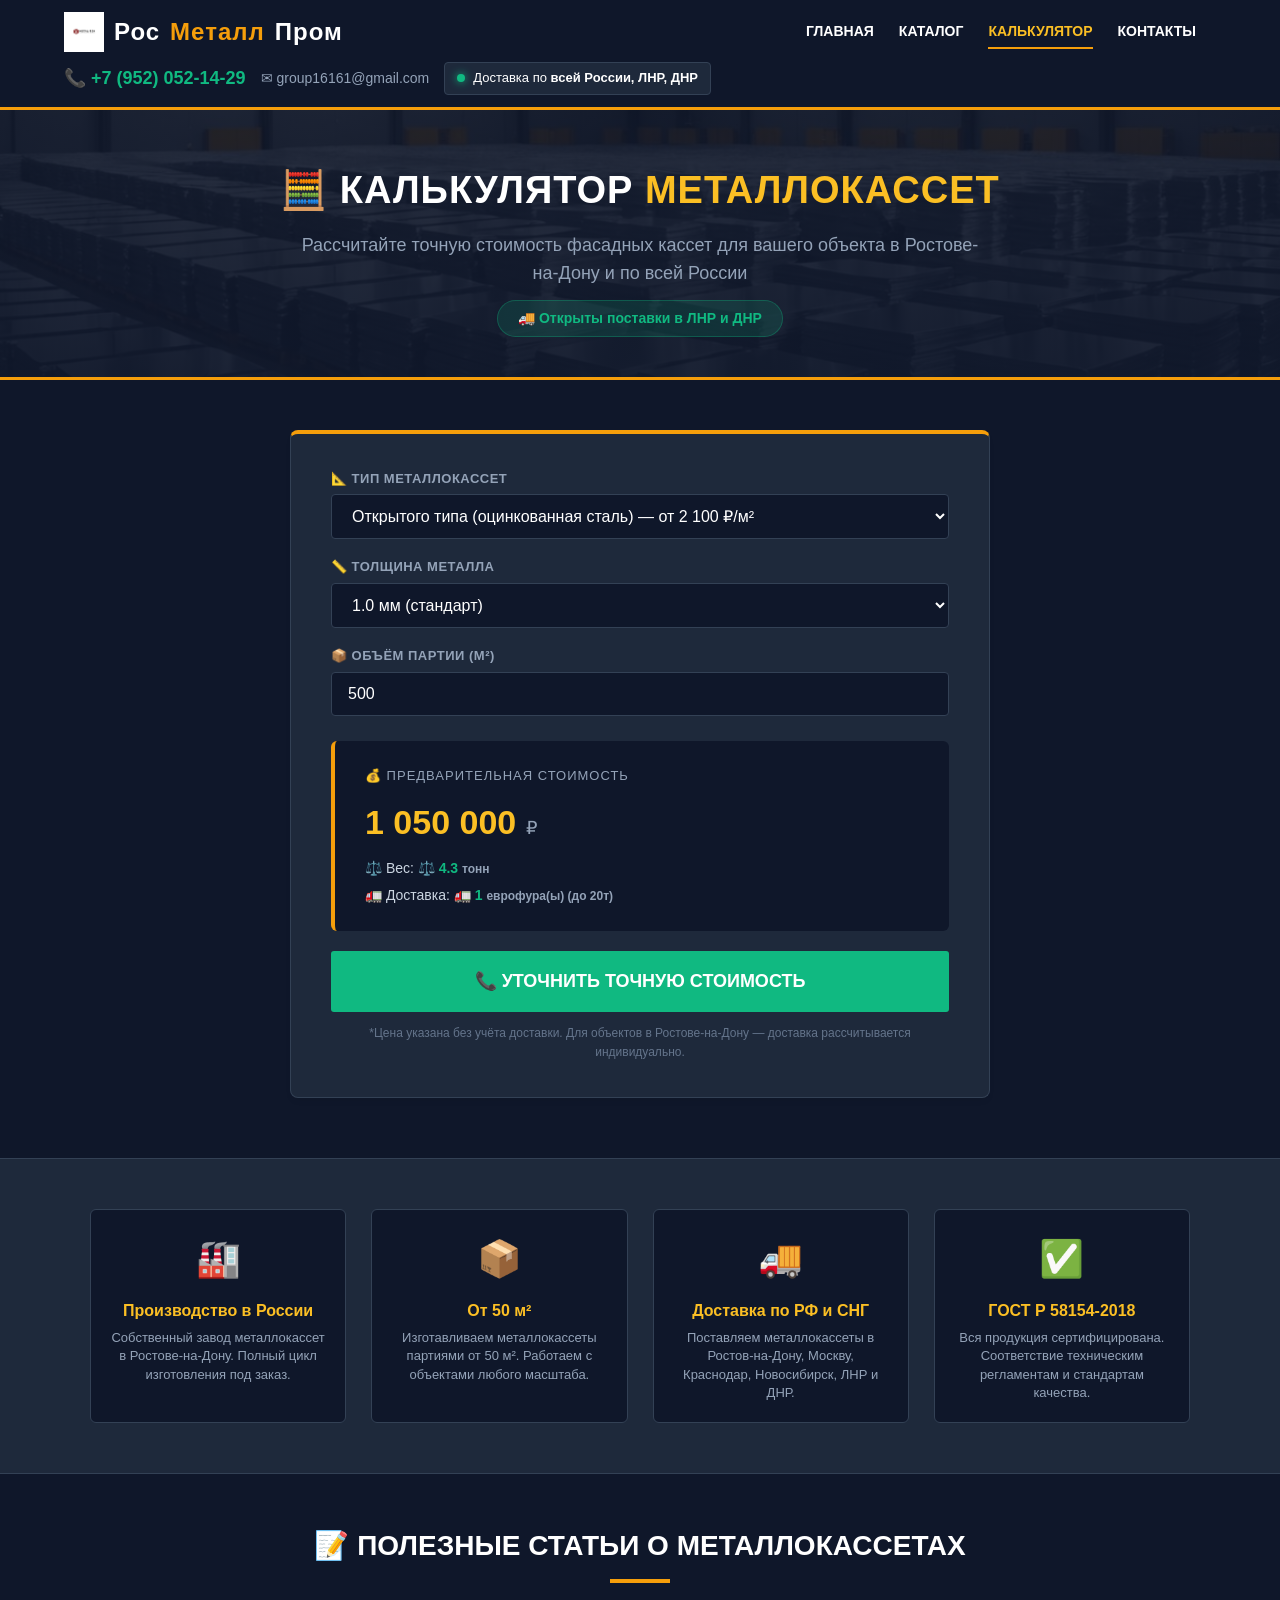
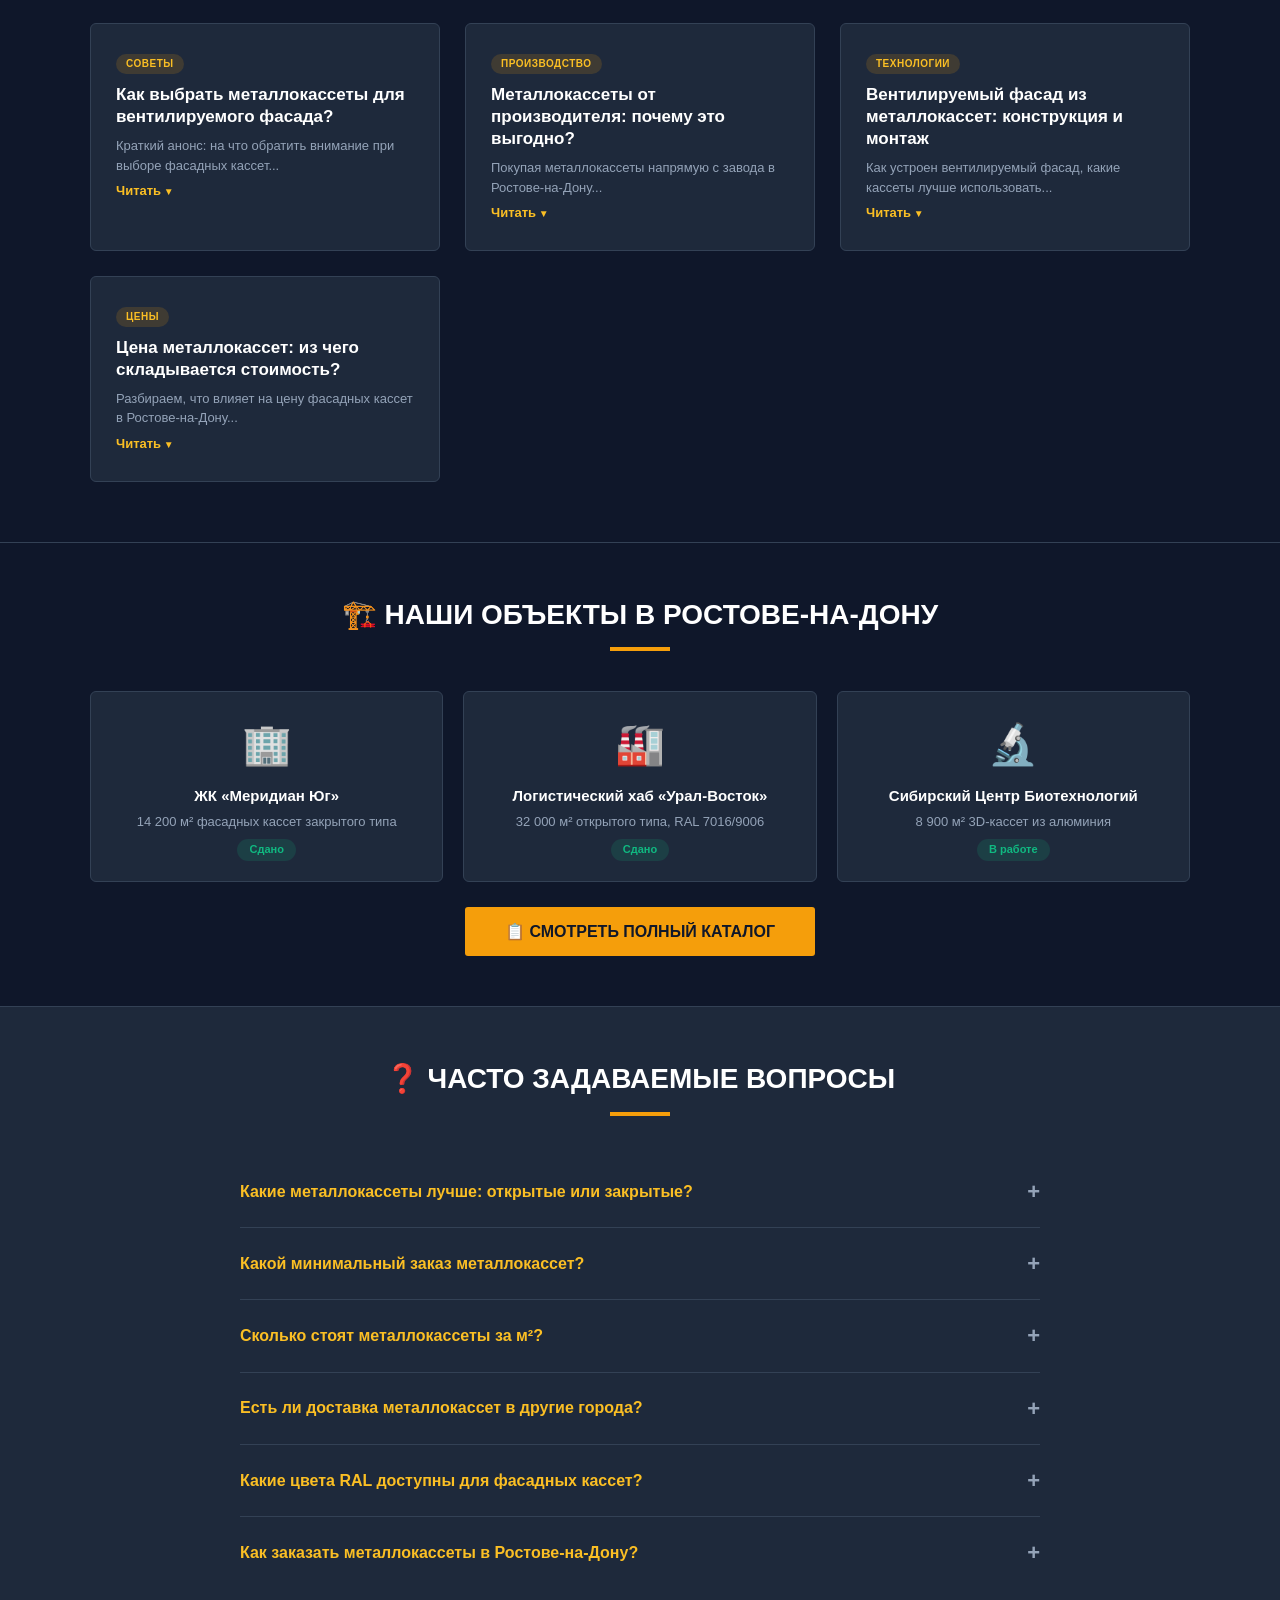
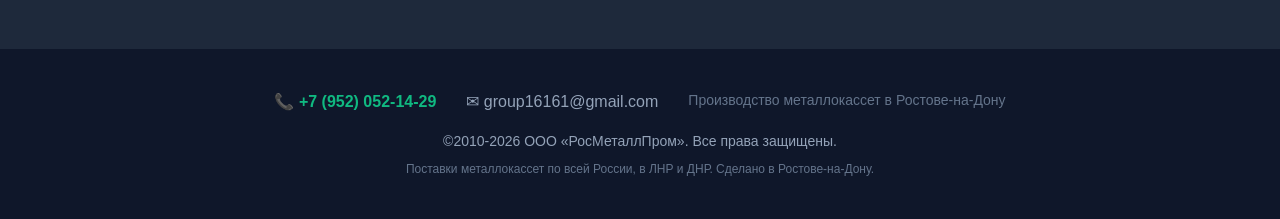
<file: calculator.html>
<!DOCTYPE html>
<html lang="ru">
<head>
    <meta charset="UTF-8">
    <meta name="viewport" content="width=device-width, initial-scale=1.0, maximum-scale=1.0, user-scalable=yes">
    
    <!-- ========================================= -->
    <!-- SEO: ОСНОВНЫЕ МЕТА-ТЕГИ                   -->
    <!-- ========================================= -->
    <title>Калькулятор металлокассет — рассчитать стоимость фасадных кассет в Ростове-на-Дону | РосМеталлПром</title>
    <meta name="description" content="Калькулятор металлокассет от производителя в Ростове-на-Дону. Рассчитайте стоимость фасадных кассет для вентилируемого фасада. Цена от 2 100 ₽/м². Доставка по РФ, ЛНР, ДНР.">
    <meta name="keywords" content="калькулятор металлокассет, рассчитать стоимость металлокассет, металлокассеты цена, фасадные кассеты Ростов-на-Дону, купить металлокассеты, вентилируемый фасад, производство металлокассет Россия">
    <meta name="robots" content="index, follow">
    <link rel="canonical" href="https://rosmetallprom.ru/calculator.html">
    
    <!-- ========================================= -->
    <!-- OPEN GRAPH                                 -->
    <!-- ========================================= -->
    <meta property="og:title" content="Калькулятор металлокассет | РосМеталлПром">
    <meta property="og:description" content="Рассчитайте стоимость металлокассет для вентилируемого фасада. Производство в Ростове-на-Дону. Доставка по РФ.">
    <meta property="og:type" content="website">
    <meta property="og:url" content="https://rosmetallprom.ru/calculator.html">
    <meta property="og:site_name" content="РосМеталлПром">
    
    <link rel="icon" href="favicon.ico" type="image/x-icon">
    <link rel="stylesheet" href="style123.css">
    
    <style>
        /* ================================================ */
        /* ДОПОЛНИТЕЛЬНЫЕ СТИЛИ ДЛЯ СТРАНИЦЫ КАЛЬКУЛЯТОРА */
        /* ================================================ */
        
        .nav-menu {
            display: flex;
            align-items: center;
            gap: 25px;
            margin-right: 20px;
        }
        .nav-menu a {
            color: #ffffff !important;
            text-decoration: none;
            font-size: 14px;
            font-weight: 600;
            text-transform: uppercase;
            transition: 0.3s;
            padding: 5px 0;
            border-bottom: 2px solid transparent;
        }
        .nav-menu a:hover,
        .nav-menu a.active {
            color: #fbbf24 !important;
            border-bottom-color: #f59e0b;
        }
        
        /* ===== ГЕРОЙ КАЛЬКУЛЯТОРА ===== */
        .calculator-hero {
            background: linear-gradient(rgba(15, 23, 42, 0.88), rgba(15, 23, 42, 0.95)), 
                        url('images/hero-factory.webp') center/cover;
            padding: 50px 5% 40px;
            text-align: center;
            border-bottom: 3px solid #f59e0b;
        }
        .calculator-hero h1 {
            font-size: 38px;
            color: white;
            text-transform: uppercase;
            letter-spacing: 1px;
        }
        .calculator-hero h1 span {
            color: #fbbf24;
        }
        .calculator-hero p {
            color: #94a3b8;
            font-size: 18px;
            max-width: 700px;
            margin: 10px auto 0;
        }
        .calculator-hero .delivery-badge {
            display: inline-block;
            margin-top: 12px;
            background: rgba(16, 185, 129, 0.15);
            border: 1px solid rgba(16, 185, 129, 0.3);
            color: #10b981;
            padding: 6px 20px;
            border-radius: 30px;
            font-size: 14px;
            font-weight: 600;
        }
        
        /* ===== КАЛЬКУЛЯТОР ===== */
        .calculator-main {
            padding: 50px 5% 60px;
            background: #0f172a;
        }
        .calculator-main .calculator-container {
            max-width: 700px;
            margin: 0 auto;
            background: #1e293b;
            padding: 35px 40px;
            border-radius: 8px;
            border: 1px solid #334155;
            border-top: 4px solid #f59e0b;
        }
        .calculator-main .calculator-field {
            margin-bottom: 18px;
        }
        .calculator-main .calculator-field label {
            display: block;
            color: #94a3b8;
            font-weight: 600;
            font-size: 13px;
            text-transform: uppercase;
            letter-spacing: 0.5px;
            margin-bottom: 5px;
        }
        .calculator-main .calculator-field select,
        .calculator-main .calculator-field input {
            width: 100%;
            padding: 12px 16px;
            background: #0f172a;
            border: 1px solid #334155;
            border-radius: 4px;
            color: white;
            font-size: 16px;
            transition: 0.3s;
        }
        .calculator-main .calculator-field select:focus,
        .calculator-main .calculator-field input:focus {
            border-color: #f59e0b;
            outline: none;
        }
        .calculator-main .calculator-field input {
            -moz-appearance: textfield;
        }
        .calculator-main .calculator-field input::-webkit-outer-spin-button,
        .calculator-main .calculator-field input::-webkit-inner-spin-button {
            -webkit-appearance: none;
        }
        
        .calculator-main .calculator-result {
            background: #0f172a;
            padding: 25px 30px;
            border-radius: 6px;
            margin-top: 25px;
            border-left: 4px solid #f59e0b;
        }
        .calculator-main .result-label {
            color: #94a3b8;
            font-size: 13px;
            text-transform: uppercase;
            letter-spacing: 1px;
        }
        .calculator-main .result-price {
            font-size: 34px;
            font-weight: 900;
            color: #fbbf24;
            margin: 8px 0;
        }
        .calculator-main .result-price span {
            font-size: 18px;
            color: #94a3b8;
            font-weight: 400;
        }
        .calculator-main .result-text {
            color: #cbd5e1;
            font-size: 14px;
            margin-top: 4px;
        }
        .calculator-main .result-text strong {
            color: #10b981;
        }
        
        .calculator-main .cta-btn {
            margin-top: 20px;
            width: 100%;
            text-align: center;
            padding: 16px;
            font-size: 18px;
        }
        .calculator-main .calc-note {
            text-align: center;
            color: #64748b;
            font-size: 12px;
            margin-top: 12px;
        }
        
        /* ===== БЛОК ПРЕИМУЩЕСТВ ===== */
        .advantages-section {
            padding: 50px 5%;
            background: #1e293b;
            border-top: 1px solid #334155;
            border-bottom: 1px solid #334155;
        }
        .advantages-grid {
            display: grid;
            grid-template-columns: repeat(auto-fit, minmax(220px, 1fr));
            gap: 25px;
            max-width: 1100px;
            margin: 0 auto;
        }
        .advantage-item {
            text-align: center;
            padding: 20px;
            background: #0f172a;
            border-radius: 6px;
            border: 1px solid #334155;
            transition: 0.3s;
        }
        .advantage-item:hover {
            border-color: #f59e0b;
            transform: translateY(-3px);
        }
        .advantage-item .icon {
            font-size: 36px;
            margin-bottom: 10px;
        }
        .advantage-item h4 {
            color: #fbbf24;
            font-size: 16px;
            margin-bottom: 6px;
        }
        .advantage-item p {
            color: #94a3b8;
            font-size: 13px;
            line-height: 1.4;
        }
        
        /* ===== СТАТЬИ / БЛОГ ===== */
        .blog-section {
            padding: 50px 5% 60px;
            background: #0f172a;
        }
        .blog-section .section-title {
            color: white;
        }
        .blog-grid {
            display: grid;
            grid-template-columns: repeat(auto-fit, minmax(300px, 1fr));
            gap: 25px;
            max-width: 1100px;
            margin: 0 auto;
        }
        .blog-card {
            background: #1e293b;
            border: 1px solid #334155;
            border-radius: 6px;
            padding: 25px;
            transition: 0.3s;
        }
        .blog-card:hover {
            border-color: #f59e0b;
            transform: translateY(-3px);
        }
        .blog-card .blog-tag {
            display: inline-block;
            background: rgba(245, 158, 11, 0.15);
            color: #fbbf24;
            font-size: 10px;
            font-weight: 700;
            text-transform: uppercase;
            padding: 2px 10px;
            border-radius: 20px;
            margin-bottom: 10px;
            letter-spacing: 0.5px;
        }
        .blog-card h4 {
            color: white;
            font-size: 17px;
            margin-bottom: 8px;
            line-height: 1.3;
        }
        .blog-card p {
            color: #94a3b8;
            font-size: 14px;
            line-height: 1.5;
        }
        .blog-card .blog-content {
            display: none;
            margin-top: 12px;
            padding-top: 12px;
            border-top: 1px solid #334155;
            color: #cbd5e1;
            font-size: 14px;
            line-height: 1.6;
        }
        .blog-card .blog-content.show {
            display: block;
        }
        .blog-card .blog-toggle {
            display: inline-block;
            color: #fbbf24;
            font-weight: 600;
            font-size: 13px;
            cursor: pointer;
            margin-top: 8px;
            background: none;
            border: none;
            padding: 0;
        }
        .blog-card .blog-toggle:hover {
            color: #f59e0b;
        }
        .blog-card .blog-toggle::after {
            content: ' ▼';
            font-size: 10px;
        }
        .blog-card .blog-toggle.active::after {
            content: ' ▲';
        }
        
        /* ===== FAQ ===== */
        .faq-section {
            padding: 50px 5% 60px;
            background: #1e293b;
            border-top: 1px solid #334155;
        }
        .faq-container {
            max-width: 800px;
            margin: 0 auto;
        }
        .faq-item {
            border-bottom: 1px solid #334155;
            padding: 18px 0;
        }
        .faq-item:last-child {
            border-bottom: none;
        }
        .faq-item .question {
            color: #fbbf24;
            font-weight: 700;
            font-size: 16px;
            cursor: pointer;
            display: flex;
            justify-content: space-between;
            align-items: center;
        }
        .faq-item .question::after {
            content: '+';
            font-size: 22px;
            color: #94a3b8;
            transition: 0.3s;
        }
        .faq-item .question.active::after {
            content: '−';
        }
        .faq-item .answer {
            color: #94a3b8;
            font-size: 14px;
            line-height: 1.6;
            margin-top: 8px;
            display: none;
        }
        .faq-item .answer.show {
            display: block;
        }
        
        /* ===== ОБЪЕКТЫ В РОСТОВЕ ===== */
        .objects-mini-section {
            padding: 50px 5%;
            background: #0f172a;
            border-top: 1px solid #334155;
        }
        .objects-mini-grid {
            display: grid;
            grid-template-columns: repeat(auto-fit, minmax(250px, 1fr));
            gap: 20px;
            max-width: 1100px;
            margin: 0 auto;
        }
        .object-mini-card {
            background: #1e293b;
            border: 1px solid #334155;
            border-radius: 6px;
            padding: 20px;
            text-align: center;
        }
        .object-mini-card .object-icon {
            font-size: 40px;
            margin-bottom: 8px;
        }
        .object-mini-card h4 {
            color: white;
            font-size: 15px;
            margin-bottom: 4px;
        }
        .object-mini-card p {
            color: #94a3b8;
            font-size: 13px;
        }
        .object-mini-card .object-badge {
            display: inline-block;
            background: rgba(16, 185, 129, 0.15);
            color: #10b981;
            font-size: 11px;
            font-weight: 600;
            padding: 2px 12px;
            border-radius: 20px;
            margin-top: 6px;
        }
        
        /* ===== АДАПТИВ ===== */
        @media screen and (max-width: 768px) {
            .calculator-hero h1 {
                font-size: 24px;
            }
            .calculator-hero p {
                font-size: 15px;
            }
            .calculator-hero .delivery-badge {
                font-size: 11px;
                padding: 4px 14px;
            }
            .calculator-main .calculator-container {
                padding: 20px 16px;
            }
            .calculator-main .result-price {
                font-size: 26px;
            }
            .calculator-main .cta-btn {
                font-size: 15px;
                padding: 14px;
            }
            .blog-grid {
                grid-template-columns: 1fr;
            }
            .advantages-grid {
                grid-template-columns: 1fr 1fr;
            }
            .objects-mini-grid {
                grid-template-columns: 1fr 1fr;
            }
            
            /* Компактная шапка для каталога */
            header {
                padding: 4px 3% !important;
                gap: 4px !important;
                flex-wrap: wrap !important;
            }
            .logo {
                font-size: 14px !important;
                gap: 4px !important;
            }
            .logo-img {
                height: 24px !important;
            }
            .nav-menu {
                gap: 8px !important;
                margin: 0 !important;
                order: 3 !important;
                width: 100% !important;
                justify-content: center !important;
                border-top: 1px solid #1e293b !important;
                padding-top: 4px !important;
            }
            .nav-menu a {
                font-size: 9px !important;
                padding: 2px 0 !important;
            }
            .header-contacts {
                gap: 6px !important;
                flex-wrap: wrap !important;
                justify-content: flex-end !important;
                flex: 1 !important;
            }
            .header-phone {
                font-size: 12px !important;
                gap: 3px !important;
            }
            .header-email {
                font-size: 9px !important;
                display: none !important;
            }
            .geo-badge {
                font-size: 8px !important;
                padding: 2px 6px !important;
                display: none !important;
            }
        }
        
        @media screen and (max-width: 480px) {
            .calculator-hero h1 {
                font-size: 20px;
            }
            .calculator-main .calculator-container {
                padding: 16px 12px;
            }
            .calculator-main .result-price {
                font-size: 22px;
            }
            .calculator-main .cta-btn {
                font-size: 13px;
                padding: 12px;
            }
            .advantages-grid {
                grid-template-columns: 1fr;
            }
            .objects-mini-grid {
                grid-template-columns: 1fr;
            }
            header {
                padding: 2px 3% !important;
            }
            .logo {
                font-size: 12px !important;
            }
            .logo-img {
                height: 20px !important;
            }
            .nav-menu a {
                font-size: 8px !important;
            }
            .header-phone {
                font-size: 10px !important;
            }
        }
    </style>
</head>
<body>

    <!-- ========================================= -->
    <!-- ШАПКА                                     -->
    <!-- ========================================= -->
    <header>
        <div class="logo">
            <img src="images/logo.png" alt="РосМеталлПром — производство металлокассет" class="logo-img">
            Рос<span>Металл</span>Пром
        </div>
        <nav class="nav-menu">
            <a href="index.html">Главная</a>
            <a href="catalog.html">Каталог</a>
            <a href="calculator.html" class="active">Калькулятор</a>
            <a href="index.html#contacts">Контакты</a>
        </nav>
        <div class="header-contacts">
            <a href="tel:+79520521429" class="header-phone">📞 +7 (952) 052-14-29</a>
            <a href="mailto:group16161@gmail.com" class="header-email">✉ group16161@gmail.com</a>
            <div class="geo-badge">
                <div class="geo-dot"></div>
                <span>Доставка по <strong>всей России, ЛНР, ДНР</strong></span>
            </div>
        </div>
    </header>

    <!-- ========================================= -->
    <!-- ГЕРОЙ СТРАНИЦЫ КАЛЬКУЛЯТОРА              -->
    <!-- ========================================= -->
    <section class="calculator-hero">
        <h1>🧮 КАЛЬКУЛЯТОР <span>МЕТАЛЛОКАССЕТ</span></h1>
        <p>Рассчитайте точную стоимость фасадных кассет для вашего объекта в Ростове-на-Дону и по всей России</p>
        <div class="delivery-badge">🚚 Открыты поставки в ЛНР и ДНР</div>
    </section>

    <!-- ========================================= -->
    <!-- ОСНОВНОЙ БЛОК КАЛЬКУЛЯТОРА               -->
    <!-- ========================================= -->
    <section class="calculator-main">
        <div class="calculator-container">
            <div class="calculator-field">
                <label for="calc-type">📐 Тип металлокассет</label>
                <select id="calc-type">
                    <option value="2100">Открытого типа (оцинкованная сталь) — от 2 100 ₽/м²</option>
                    <option value="2450">Закрытого типа (скрытый замок) — от 2 450 ₽/м²</option>
                    <option value="3800">Сложные 3D / перфорированные — от 3 800 ₽/м²</option>
                </select>
            </div>

            <div class="calculator-field">
                <label for="calc-thickness">📏 Толщина металла</label>
                <select id="calc-thickness">
                    <option value="1.0">1.0 мм (стандарт)</option>
                    <option value="1.2">1.2 мм (+20% к стоимости)</option>
                    <option value="1.5">1.5 мм (+45% для высотных объектов)</option>
                </select>
            </div>

            <div class="calculator-field">
                <label for="calc-volume">📦 Объём партии (м²)</label>
                <input type="number" id="calc-volume" value="500" min="50" step="10">
            </div>

            <div class="calculator-result" id="calcResult">
                <div class="result-label">💰 Предварительная стоимость</div>
                <div class="result-price" id="calcPrice">1 050 000 <span>₽</span></div>
                <div class="result-text">⚖️ Вес: <strong id="calcWeight">4.2 тонн</strong></div>
                <div class="result-text">🚛 Доставка: <strong id="calcTrucks">1 еврофура (до 20т)</strong></div>
            </div>

            <a href="tel:+79520521429" class="cta-btn cta-btn-phone" onclick="trackCalculator()">
                📞 УТОЧНИТЬ ТОЧНУЮ СТОИМОСТЬ
            </a>
            <div class="calc-note">*Цена указана без учёта доставки. Для объектов в Ростове-на-Дону — доставка рассчитывается индивидуально.</div>
        </div>
    </section>

    <!-- ========================================= -->
    <!-- ПРЕИМУЩЕСТВА ЗАВОДА                      -->
    <!-- ========================================= -->
    <section class="advantages-section">
        <div class="advantages-grid">
            <div class="advantage-item">
                <div class="icon">🏭</div>
                <h4>Производство в России</h4>
                <p>Собственный завод металлокассет в Ростове-на-Дону. Полный цикл изготовления под заказ.</p>
            </div>
            <div class="advantage-item">
                <div class="icon">📦</div>
                <h4>От 50 м²</h4>
                <p>Изготавливаем металлокассеты партиями от 50 м². Работаем с объектами любого масштаба.</p>
            </div>
            <div class="advantage-item">
                <div class="icon">🚚</div>
                <h4>Доставка по РФ и СНГ</h4>
                <p>Поставляем металлокассеты в Ростов-на-Дону, Москву, Краснодар, Новосибирск, ЛНР и ДНР.</p>
            </div>
            <div class="advantage-item">
                <div class="icon">✅</div>
                <h4>ГОСТ Р 58154-2018</h4>
                <p>Вся продукция сертифицирована. Соответствие техническим регламентам и стандартам качества.</p>
            </div>
        </div>
    </section>

    <!-- ========================================= -->
    <!-- СТАТЬИ / БЛОГ (С РАСКРЫТИЕМ)             -->
    <!-- ========================================= -->
    <section class="blog-section">
        <h2 class="section-title" style="color: white;">📝 Полезные статьи о металлокассетах</h2>
        <div class="blog-grid">
            
            <div class="blog-card">
                <span class="blog-tag">Советы</span>
                <h4>Как выбрать металлокассеты для вентилируемого фасада?</h4>
                <p style="color:#94a3b8; font-size:13px;">Краткий анонс: на что обратить внимание при выборе фасадных кассет...</p>
                <button class="blog-toggle" onclick="toggleBlog(this)">Читать</button>
                <div class="blog-content">
                    <p><strong>Выбор металлокассет — важный этап при строительстве вентилируемого фасада.</strong> В Ростове-на-Дону и по всей России мы сталкиваемся с разными климатическими условиями, поэтому к выбору материала нужно подходить ответственно.</p>
                    <p><strong>1. Толщина металла.</strong> Оптимальная толщина для фасадных кассет — от 1,0 до 1,5 мм. Для высотных объектов в Ростове-на-Дону рекомендуем 1,5 мм — это обеспечивает ветровую устойчивость.</p>
                    <p><strong>2. Тип кассет.</strong> Открытые — проще в монтаже, закрытые — идеально ровный фасад. В Ростове-на-Дону чаще выбирают закрытые для жилых комплексов и бизнес-центров.</p>
                    <p><strong>3. Покрытие RAL.</strong> Мы работаем со всеми цветами. Базовые: RAL 7004, 7016, 9002, 3001, 5005. Любой нестандартный оттенок — под заказ.</p>
                    <p><strong>Где купить металлокассеты в Ростове-на-Дону?</strong> Обращайтесь в РосМеталлПром — производство металлокассет от завода с доставкой по всей России.</p>
                </div>
            </div>

            <div class="blog-card">
                <span class="blog-tag">Производство</span>
                <h4>Металлокассеты от производителя: почему это выгодно?</h4>
                <p style="color:#94a3b8; font-size:13px;">Покупая металлокассеты напрямую с завода в Ростове-на-Дону...</p>
                <button class="blog-toggle" onclick="toggleBlog(this)">Читать</button>
                <div class="blog-content">
                    <p><strong>Покупка металлокассет напрямую от производителя — это экономия до 30%.</strong> Многие компании в Ростове-на-Дону работают через посредников, что увеличивает стоимость фасадных кассет.</p>
                    <p><strong>Почему стоит выбрать завод РосМеталлПром?</strong></p>
                    <p>✅ Собственное производство в Ростове-на-Дону — контроль качества на каждом этапе.</p>
                    <p>✅ Сертификация по ГОСТ Р 58154-2018 — продукция соответствует всем нормам.</p>
                    <p>✅ Гибкая система скидок для крупных заказов — чем больше объём, тем ниже цена металлокассет за м².</p>
                    <p>✅ Доставка металлокассет по России, в ЛНР и ДНР — логистика отлажена годами.</p>
                    <p><strong>Купить металлокассеты в Ростове-на-Дону</strong> по цене производителя — это выбор профессиональных строителей и девелоперов.</p>
                </div>
            </div>

            <div class="blog-card">
                <span class="blog-tag">Технологии</span>
                <h4>Вентилируемый фасад из металлокассет: конструкция и монтаж</h4>
                <p style="color:#94a3b8; font-size:13px;">Как устроен вентилируемый фасад, какие кассеты лучше использовать...</p>
                <button class="blog-toggle" onclick="toggleBlog(this)">Читать</button>
                <div class="blog-content">
                    <p><strong>Вентилируемый фасад — это современное решение для зданий любого назначения.</strong> В Ростове-на-Дону этот тип фасадов становится всё популярнее благодаря своим эксплуатационным характеристикам.</p>
                    <p><strong>Конструкция вентфасада:</strong> несущий каркас, утеплитель, ветрозащита, направляющие, фасадные кассеты. Металлокассеты крепятся на подсистему открытым или скрытым способом.</p>
                    <p><strong>Преимущества вентилируемого фасада из металлокассет:</strong></p>
                    <p>💨 Естественная вентиляция — отсутствие конденсата и плесени.</p>
                    <p>🔥 Пожаробезопасность — класс К0/НГ.</p>
                    <p>🌡️ Термоизоляция — экономия на отоплении до 30%.</p>
                    <p>🎨 Эстетика — любой цвет RAL и форма кассет.</p>
                    <p><strong>Где заказать вентилируемый фасад в Ростове-на-Дону?</strong> РосМеталлПром предлагает металлокассеты под ключ с доставкой и монтажом.</p>
                </div>
            </div>

            <div class="blog-card">
                <span class="blog-tag">Цены</span>
                <h4>Цена металлокассет: из чего складывается стоимость?</h4>
                <p style="color:#94a3b8; font-size:13px;">Разбираем, что влияет на цену фасадных кассет в Ростове-на-Дону...</p>
                <button class="blog-toggle" onclick="toggleBlog(this)">Читать</button>
                <div class="blog-content">
                    <p><strong>Стоимость металлокассет формируется из нескольких ключевых факторов.</strong> В Ростове-на-Дону цена может варьироваться в зависимости от производителя и условий поставки.</p>
                    <p><strong>Факторы, влияющие на цену металлокассет:</strong></p>
                    <p>📐 <strong>Толщина металла</strong> — от 1,0 мм (дешевле) до 1,5 мм (дороже, но надёжнее).</p>
                    <p>🏷️ <strong>Тип кассет</strong> — открытые от 2 100 ₽/м², закрытые от 2 450 ₽/м², 3D от 3 800 ₽/м².</p>
                    <p>🎨 <strong>Покрытие RAL</strong> — стандартные цвета дешевле, нестандартные — дороже.</p>
                    <p>📦 <strong>Объём заказа</strong> — чем больше площадь, тем ниже цена металлокассет за м².</p>
                    <p>🚚 <strong>Доставка</strong> — в Ростове-на-Дону и области доставка рассчитывается индивидуально.</p>
                    <p><strong>Актуальные цены металлокассет в Ростове-на-Дону</strong> можно рассчитать в калькуляторе на этой странице. Звоните, чтобы уточнить стоимость под ваш объект!</p>
                </div>
            </div>

        </div>
    </section>

    <!-- ========================================= -->
    <!-- ОБЪЕКТЫ В РОСТОВЕ-НА-ДОНУ                -->
    <!-- ========================================= -->
    <section class="objects-mini-section">
        <h2 class="section-title" style="color: white;">🏗️ Наши объекты в Ростове-на-Дону</h2>
        <div class="objects-mini-grid">
            <div class="object-mini-card">
                <div class="object-icon">🏢</div>
                <h4>ЖК «Меридиан Юг»</h4>
                <p>14 200 м² фасадных кассет закрытого типа</p>
                <span class="object-badge">Сдано</span>
            </div>
            <div class="object-mini-card">
                <div class="object-icon">🏭</div>
                <h4>Логистический хаб «Урал-Восток»</h4>
                <p>32 000 м² открытого типа, RAL 7016/9006</p>
                <span class="object-badge">Сдано</span>
            </div>
            <div class="object-mini-card">
                <div class="object-icon">🔬</div>
                <h4>Сибирский Центр Биотехнологий</h4>
                <p>8 900 м² 3D-кассет из алюминия</p>
                <span class="object-badge">В работе</span>
            </div>
        </div>
        <div style="text-align:center; margin-top:25px;">
            <a href="catalog.html" class="cta-btn" style="display:inline-block; padding:12px 40px;">📋 Смотреть полный каталог</a>
        </div>
    </section>

    <!-- ========================================= -->
    <!-- FAQ / ЧАСТО ЗАДАВАЕМЫЕ ВОПРОСЫ           -->
    <!-- ========================================= -->
    <section class="faq-section">
        <h2 class="section-title" style="color: white;">❓ Часто задаваемые вопросы</h2>
        <div class="faq-container">
            
            <div class="faq-item">
                <div class="question">Какие металлокассеты лучше: открытые или закрытые?</div>
                <div class="answer">Открытые кассеты проще в монтаже и демонтаже, подходят для промышленных объектов. Закрытые — с идеально ровной поверхностью, рекомендуются для жилых комплексов и бизнес-центров. В Ростове-на-Дону чаще выбирают закрытые для премиум-объектов.</div>
            </div>

            <div class="faq-item">
                <div class="question">Какой минимальный заказ металлокассет?</div>
                <div class="answer">Минимальный объём партии — 50 м². Производство в Ростове-на-Дону позволяет быстро изготовить и доставить заказ по всей России, в ЛНР и ДНР.</div>
            </div>

            <div class="faq-item">
                <div class="question">Сколько стоят металлокассеты за м²?</div>
                <div class="answer">Цена металлокассет зависит от типа, толщины и покрытия. Открытые кассеты — от 2 100 ₽/м², закрытые — от 2 450 ₽/м², 3D-кассеты — от 3 800 ₽/м². Точную стоимость можно рассчитать в калькуляторе на этой странице.</div>
            </div>

            <div class="faq-item">
                <div class="question">Есть ли доставка металлокассет в другие города?</div>
                <div class="answer">Да, мы доставляем металлокассеты по всей России, в том числе в Москву, Краснодар, Новосибирск, а также в ЛНР и ДНР. Собственные логистические хабы гарантируют быструю отгрузку.</div>
            </div>

            <div class="faq-item">
                <div class="question">Какие цвета RAL доступны для фасадных кассет?</div>
                <div class="answer">Мы работаем со всеми цветами RAL. Базовые цвета: RAL 7004, 7016, 9002, 3001, 5005. Любой нестандартный оттенок — под заказ. Для объектов в Ростове-на-Дону доступен выезд веера RAL.</div>
            </div>

            <div class="faq-item">
                <div class="question">Как заказать металлокассеты в Ростове-на-Дону?</div>
                <div class="answer">Просто оставьте заявку на сайте, рассчитайте стоимость в калькуляторе или позвоните по телефону +7 (952) 052-14-29. Наши менеджеры в Ростове-на-Дону проконсультируют вас и помогут с выбором.</div>
            </div>

        </div>
    </section>

    <!-- ========================================= -->
    <!-- ПОДВАЛ                                    -->
    <!-- ========================================= -->
    <footer>
        <div class="footer-contacts">
            <a href="tel:+79520521429" class="footer-phone">📞 +7 (952) 052-14-29</a>
            <a href="mailto:group16161@gmail.com">✉ group16161@gmail.com</a>
            <span style="color:#64748b;">Производство металлокассет в Ростове-на-Дону</span>
        </div>
        <p>&copy;2010-2026 ООО «РосМеталлПром». Все права защищены.</p>
        <p style="margin-top:8px; font-size:12px; color:#64748b;">
            Поставки металлокассет по всей России, в ЛНР и ДНР. Сделано в Ростове-на-Дону.
        </p>
    </footer>

    <!-- ========================================= -->
    <!-- СКРИПТЫ                                   -->
    <!-- ========================================= -->
    <script>
        // ============================================================
        // 1. КАЛЬКУЛЯТОР
        // ============================================================
        function calculate() {
            const basePrice = parseFloat(document.getElementById('calc-type').value);
            const thickness = parseFloat(document.getElementById('calc-thickness').value);
            const volume = parseFloat(document.getElementById('calc-volume').value) || 0;

            let multiplier = 1.0;
            if (thickness === 1.2) multiplier = 1.2;
            if (thickness === 1.5) multiplier = 1.45;

            const total = Math.round(basePrice * multiplier * volume);
            const weight = ((volume * 8.5 * (thickness / 1.0)) / 1000).toFixed(1);
            const trucks = Math.ceil(weight / 20);

            document.getElementById('calcPrice').innerHTML = total.toLocaleString('ru-RU') + ' <span>₽</span>';
            document.getElementById('calcWeight').innerHTML = '⚖️ ' + weight + ' <span style="font-size:12px; color:#94a3b8;">тонн</span>';
            document.getElementById('calcTrucks').innerHTML = '🚛 ' + trucks + ' <span style="font-size:12px; color:#94a3b8;">еврофура(ы) (до 20т)</span>';
        }

        document.getElementById('calc-type').addEventListener('change', calculate);
        document.getElementById('calc-thickness').addEventListener('change', calculate);
        document.getElementById('calc-volume').addEventListener('input', calculate);

        // ============================================================
        // 2. КНОПКА "УТОЧНИТЬ СТОИМОСТЬ" — ОТПРАВКА В МЕТРИКУ / АНАЛИТИКУ
        // ============================================================
        function trackCalculator() {
            const price = document.getElementById('calcPrice').innerText;
            const volume = document.getElementById('calc-volume').value;
            console.log('📊 Расчёт отправлен: ' + volume + ' м², стоимость: ' + price);
            // Здесь можно добавить отправку в Яндекс.Метрику, Google Analytics и т.д.
        }

        // ============================================================
        // 3. FAQ (открытие/закрытие ответов)
        // ============================================================
        document.querySelectorAll('.faq-item .question').forEach(function(q) {
            q.addEventListener('click', function() {
                const answer = this.nextElementSibling;
                answer.classList.toggle('show');
                this.classList.toggle('active');
            });
        });

        // ============================================================
        // 4. РАСКРЫТИЕ СТАТЕЙ (ТЕПЕРЬ РАБОТАЕТ!)
        // ============================================================
        function toggleBlog(btn) {
            const content = btn.nextElementSibling;
            const isOpen = content.classList.contains('show');
            
            // Закрываем все остальные статьи, чтобы не было кучи открытых
            document.querySelectorAll('.blog-content').forEach(el => {
                el.classList.remove('show');
            });
            document.querySelectorAll('.blog-toggle').forEach(el => {
                el.classList.remove('active');
                el.textContent = 'Читать';
            });
            
            // Открываем текущую, если она была закрыта
            if (!isOpen) {
                content.classList.add('show');
                btn.classList.add('active');
                btn.textContent = 'Скрыть';
            }
        }

        // ============================================================
        // 5. ЗАПУСК КАЛЬКУЛЯТОРА ПРИ ЗАГРУЗКЕ
        // ============================================================
        document.addEventListener('DOMContentLoaded', function() {
            calculate();
        });
    </script>

</body>
</html>
</file>
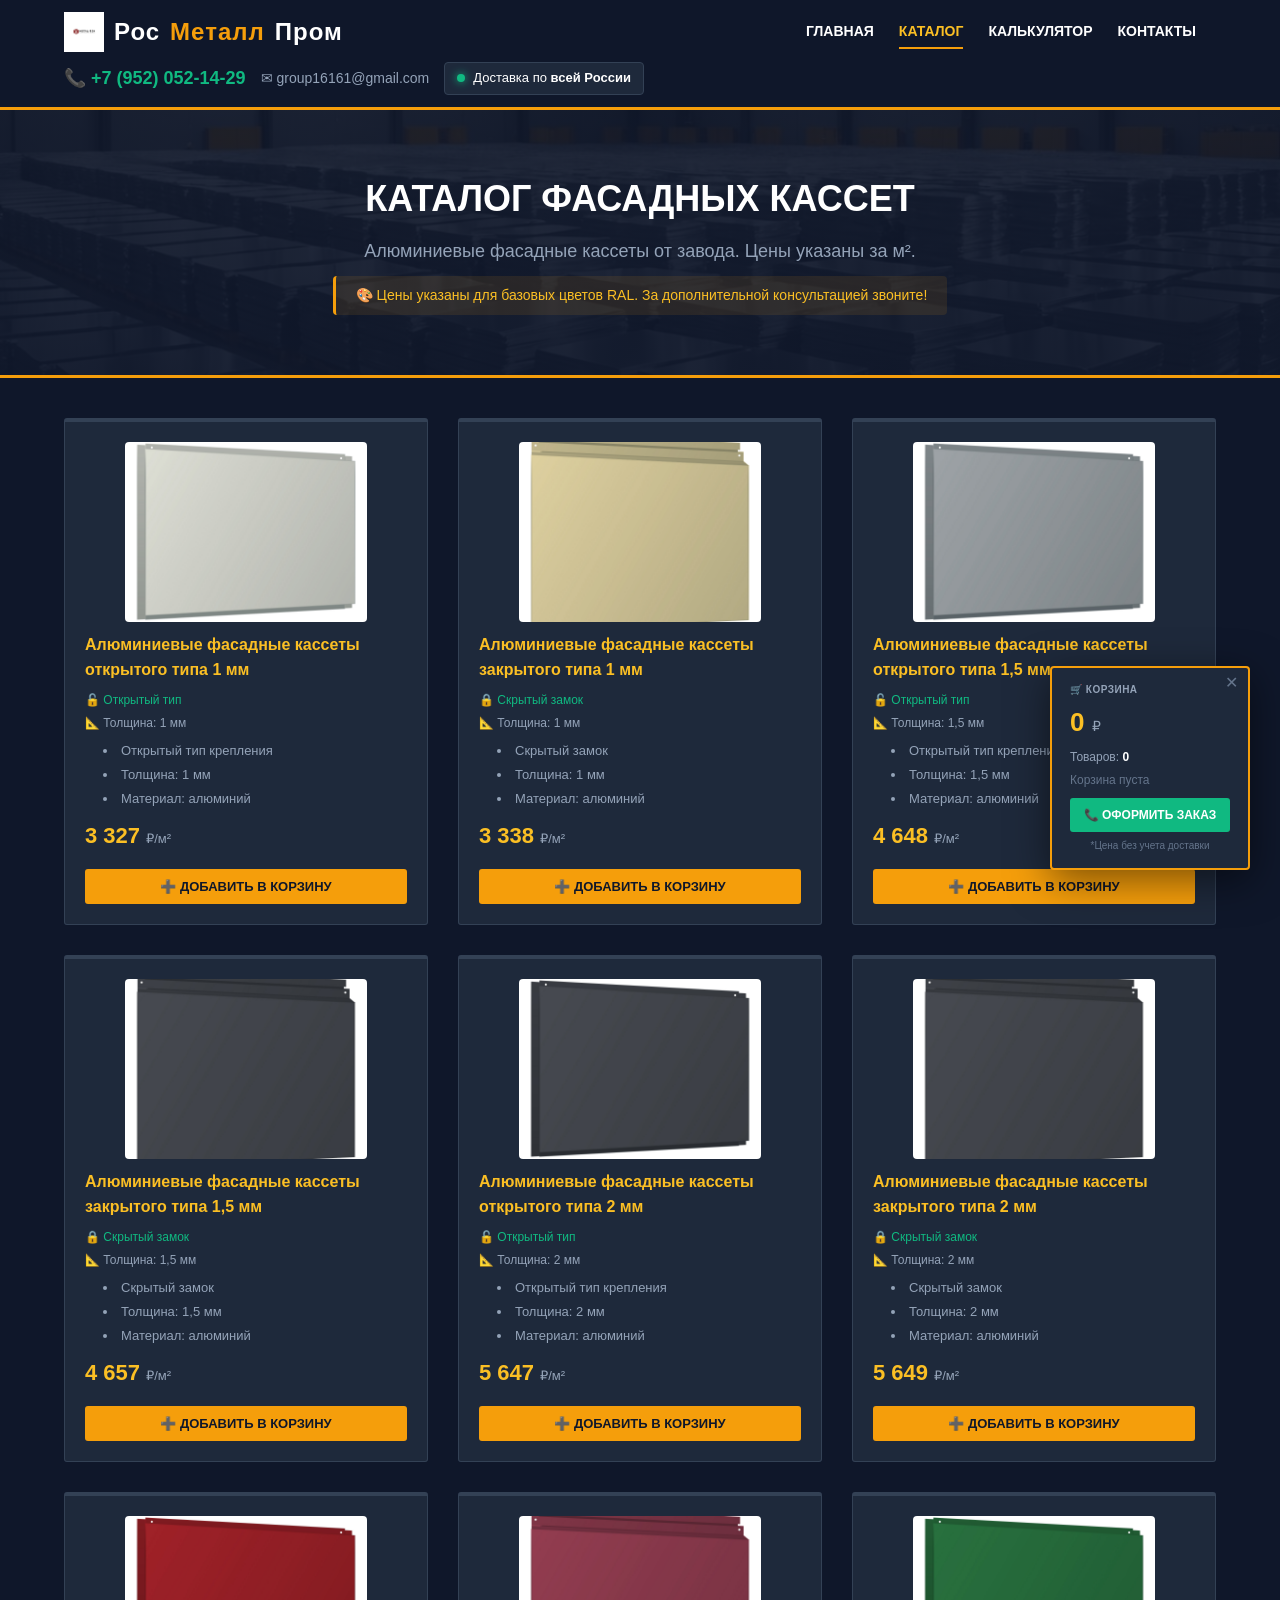
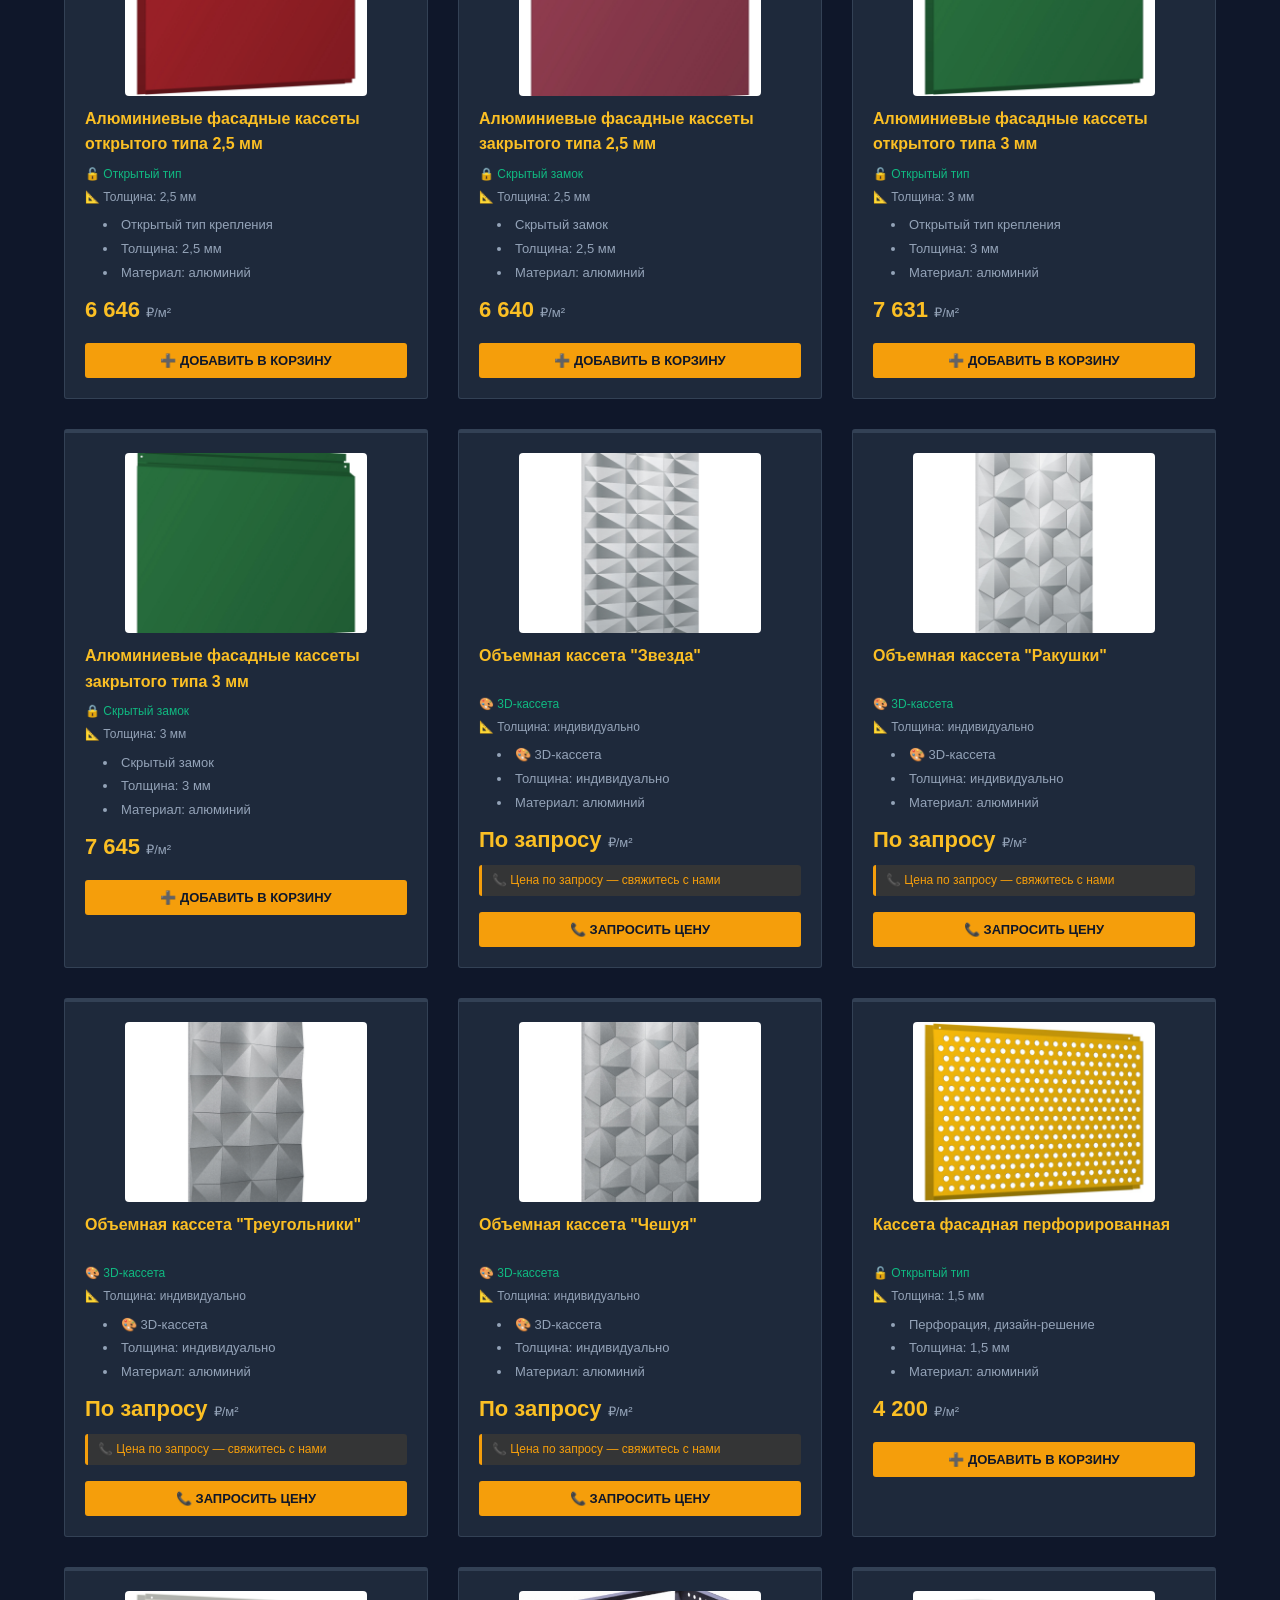
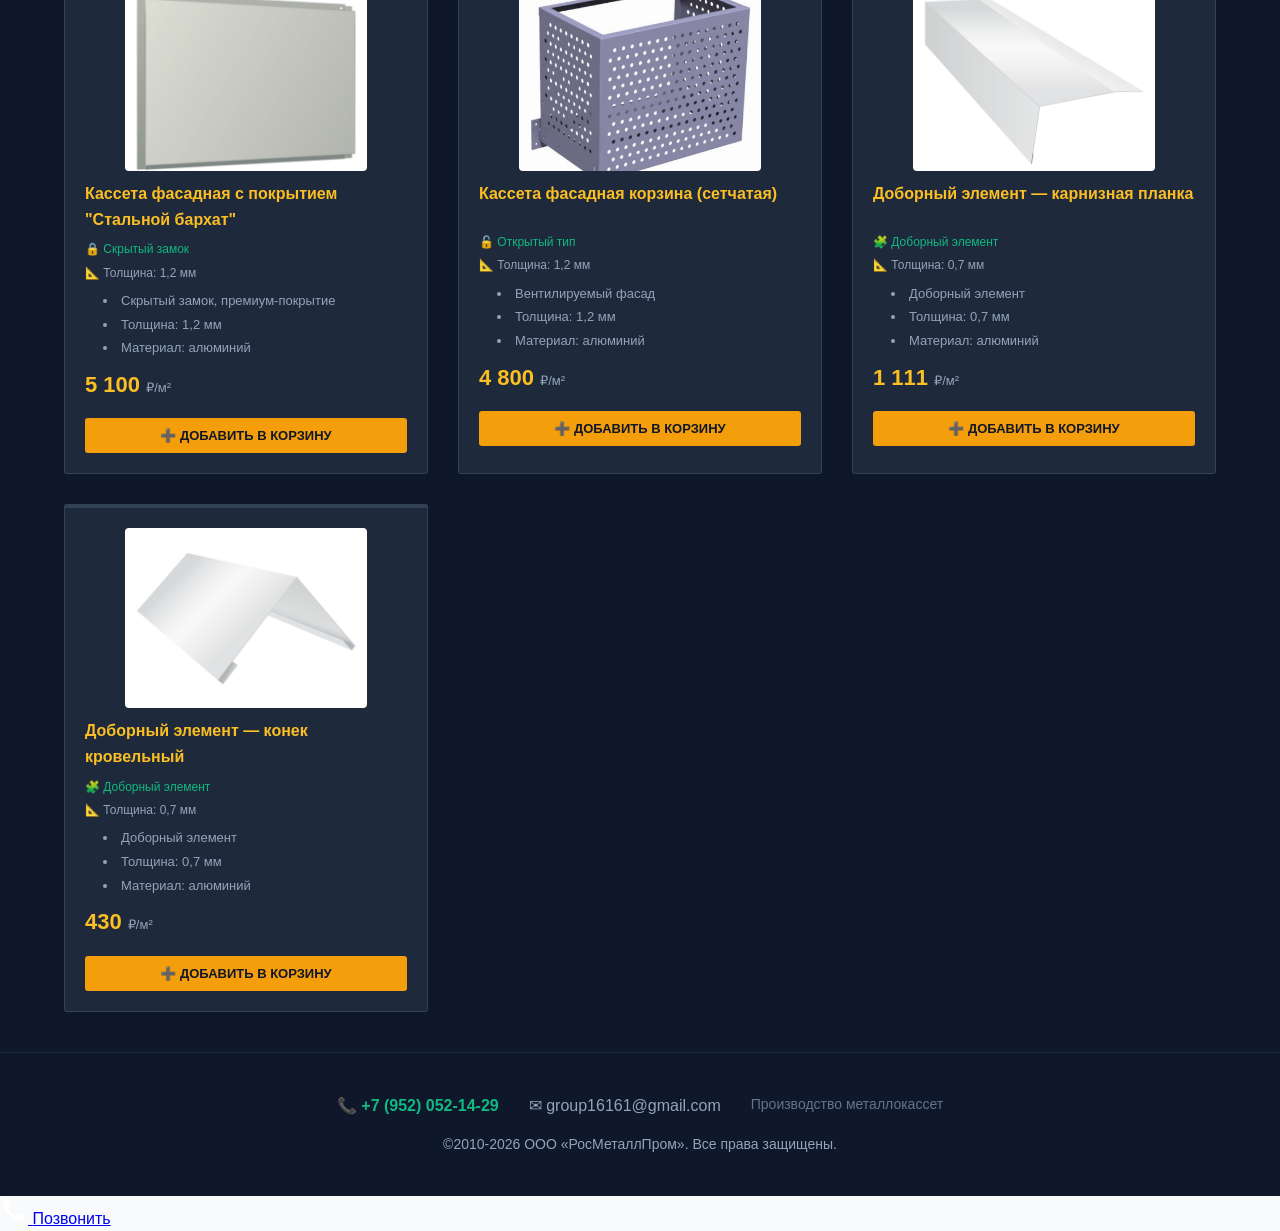
<file: catalog.html>
<!DOCTYPE html>
<html lang="ru">
<head>
    <meta charset="UTF-8">
    <meta name="viewport" content="width=device-width, initial-scale=1.0, maximum-scale=1.0, user-scalable=yes">
    <title>Каталог металлокассет | РосМеталлПром</title>
    <link rel="icon" href="favicon.ico" type="image/x-icon">
    <link rel="stylesheet" href="style123.css">
    
    <style>
        /* ============================================ */
        /* ДОПОЛНИТЕЛЬНЫЕ СТИЛИ ТОЛЬКО ДЛЯ КАТАЛОГА    */
        /* ============================================ */
        
        .nav-menu {
            display: flex;
            align-items: center;
            gap: 25px;
            margin-right: 20px;
        }
        .nav-menu a {
            color: #94a3b8;
            text-decoration: none;
            font-size: 14px;
            font-weight: 600;
            text-transform: uppercase;
            transition: 0.3s;
            padding: 5px 0;
            border-bottom: 2px solid transparent;
        }
        .nav-menu a:hover,
        .nav-menu a.active {
            color: #fbbf24;
            border-bottom-color: #f59e0b;
        }
        
        .catalog-hero {
            background: linear-gradient(rgba(15,23,42,0.9), rgba(15,23,42,0.95)), url('images/hero-factory.webp') center/cover;
            padding: 60px 5%;
            text-align: center;
            border-bottom: 3px solid #f59e0b;
        }
        .catalog-hero h1 {
            font-size: 36px;
            color: white;
            text-transform: uppercase;
        }
        .catalog-hero p {
            color: #94a3b8;
            font-size: 18px;
            max-width: 700px;
            margin: 10px auto 0;
        }
        .catalog-hero .note {
            color: #fbbf24;
            font-size: 14px;
            margin-top: 10px;
            background: rgba(245,158,11,0.1);
            padding: 8px 20px;
            display: inline-block;
            border-radius: 4px;
            border-left: 3px solid #f59e0b;
        }
        
        .catalog-container {
            padding: 40px 5%;
            background: #0f172a;
            min-height: 400px;
        }
        
        .catalog-grid {
            display: grid;
            grid-template-columns: repeat(3, 1fr);
            gap: 30px;
        }
        
        /* ===== ПЛАВНАЯ ЗАГРУЗКА (УБИРАЕМ МИГАНИЕ) ===== */
        .product-card {
            background: #1e293b;
            border: 1px solid #334155;
            border-top: 4px solid #334155;
            padding: 20px;
            border-radius: 3px;
            color: #e2e8f0;
            transition: transform 0.3s ease, box-shadow 0.3s ease, border-color 0.3s ease;
            opacity: 0;
            animation: fadeIn 0.5s ease forwards;
        }
        .product-card:nth-child(1) { animation-delay: 0.05s; }
        .product-card:nth-child(2) { animation-delay: 0.10s; }
        .product-card:nth-child(3) { animation-delay: 0.15s; }
        .product-card:nth-child(4) { animation-delay: 0.20s; }
        .product-card:nth-child(5) { animation-delay: 0.25s; }
        .product-card:nth-child(6) { animation-delay: 0.30s; }
        .product-card:nth-child(7) { animation-delay: 0.35s; }
        .product-card:nth-child(8) { animation-delay: 0.40s; }
        .product-card:nth-child(9) { animation-delay: 0.45s; }
        .product-card:nth-child(10) { animation-delay: 0.50s; }
        .product-card:nth-child(11) { animation-delay: 0.55s; }
        .product-card:nth-child(12) { animation-delay: 0.60s; }
        .product-card:nth-child(13) { animation-delay: 0.65s; }
        .product-card:nth-child(14) { animation-delay: 0.70s; }
        .product-card:nth-child(15) { animation-delay: 0.75s; }
        .product-card:nth-child(16) { animation-delay: 0.80s; }
        .product-card:nth-child(17) { animation-delay: 0.85s; }
        .product-card:nth-child(18) { animation-delay: 0.90s; }
        .product-card:nth-child(19) { animation-delay: 0.95s; }
        .product-card:nth-child(20) { animation-delay: 1.00s; }
        
        @keyframes fadeIn {
            from { opacity: 0; transform: translateY(20px); }
            to { opacity: 1; transform: translateY(0); }
        }
        
        .product-card:hover {
            border-top-color: #f59e0b;
            transform: translateY(-5px);
            box-shadow: 0 10px 25px rgba(0,0,0,0.3);
        }
        .product-card h3 {
            color: #fbbf24;
            font-size: 16px;
            margin-bottom: 8px;
            min-height: 44px;
        }
        .product-card ul {
            padding-left: 18px;
            font-size: 13px;
            color: #94a3b8;
            margin: 8px 0;
        }
        .product-card ul li {
            margin-bottom: 3px;
        }
    .product-img {
    width: 75%;
    height: 180px;
    object-fit: cover;
    border-radius: 4px;
    margin: 0 auto 10px;
    display: block;
    background: #0f172a;
}
        
        .product-price {
            font-size: 22px;
            font-weight: 800;
            color: #fbbf24;
            margin: 8px 0;
        }
        .product-price span {
            font-size: 13px;
            color: #94a3b8;
            font-weight: 400;
        }
        
        .product-specs {
            font-size: 12px;
            color: #10b981;
            margin-bottom: 4px;
        }
        .product-thickness {
            font-size: 12px;
            color: #94a3b8;
            margin-bottom: 6px;
        }
        
        .product-order-info {
            font-size: 12px;
            color: #f59e0b;
            margin: 8px 0;
            padding: 6px 10px;
            background: rgba(245,158,11,0.1);
            border-radius: 3px;
            border-left: 3px solid #f59e0b;
        }
        
        .add-to-cart-btn {
            background: #f59e0b;
            color: #0f172a;
            border: none;
            padding: 10px;
            border-radius: 3px;
            font-weight: 700;
            font-size: 13px;
            text-transform: uppercase;
            cursor: pointer;
            transition: 0.3s;
            width: 100%;
            margin-top: 8px;
        }
        .add-to-cart-btn:hover {
            background: #d97706;
            transform: scale(1.02);
        }
        .add-to-cart-btn.in-cart {
            background: #10b981;
            color: white;
        }
        
        /* ============================================ */
        /* КОРЗИНА                                      */
        /* ============================================ */
        /* ===== КОРЗИНА (ДЕСКТОП) ===== */
.cart-floating {
    position: fixed;
    bottom: 30px;
    right: 30px;
    background: #1e293b;
    border: 2px solid #f59e0b;
    border-radius: 4px;
    padding: 14px 18px;
    min-width: 200px;
    max-width: 260px;
    z-index: 9999;
    box-shadow: 0 10px 40px rgba(0,0,0,0.5);
    transition: 0.3s;
}

.cart-title {
    color: #94a3b8;
    font-size: 10px;
    text-transform: uppercase;
    font-weight: 600;
    letter-spacing: 0.5px;
}

.cart-total {
    font-size: 22px;
    font-weight: 900;
    color: #fbbf24;
    margin: 2px 0;
}

.cart-total span {
    font-size: 12px;
    color: #94a3b8;
    font-weight: 400;
}

.cart-count {
    color: #94a3b8;
    font-size: 11px;
}

.cart-count strong {
    color: white;
}

.cart-empty {
    color: #64748b;
    font-size: 11px;
    margin-top: 2px;
}

.cart-floating .cta-btn {
    margin-top: 6px;
    padding: 8px;
    font-size: 11px;
    width: 100%;
}

.cart-close {
    position: absolute;
    top: 3px;
    right: 8px;
    background: none;
    border: none;
    color: #64748b;
    cursor: pointer;
    font-size: 14px;
}

.cart-close:hover {
    color: white;
}

.cart-badge {
    position: fixed;
    bottom: 100px;
    right: 30px;
    background: #ef4444;
    color: white;
    width: 26px;
    height: 26px;
    border-radius: 50%;
    display: flex;
    align-items: center;
    justify-content: center;
    font-weight: 700;
    font-size: 12px;
    z-index: 9998;
    box-shadow: 0 4px 15px rgba(239,68,68,0.4);
    cursor: pointer;
    border: 2px solid #0f172a;
}

.cart-badge.hidden {
    display: none;
}
        }
        .cart-title {
            color: #94a3b8;
            font-size: 11px;
            text-transform: uppercase;
            font-weight: 600;
        }
        .cart-total {
            font-size: 26px;
            font-weight: 900;
            color: #fbbf24;
            margin: 4px 0;
        }
        .cart-total span {
            font-size: 14px;
            color: #94a3b8;
            font-weight: 400;
        }
        .cart-count {
            color: #94a3b8;
            font-size: 12px;
        }
        .cart-count strong {
            color: white;
        }
        .cart-empty {
            color: #64748b;
            font-size: 12px;
            margin-top: 4px;
        }
        .cart-floating .cta-btn {
            margin-top: 8px;
            padding: 10px;
            font-size: 12px;
            width: 100%;
        }
        .cart-close {
            position: absolute;
            top: 5px;
            right: 10px;
            background: none;
            border: none;
            color: #64748b;
            cursor: pointer;
            font-size: 16px;
        }
        .cart-close:hover {
            color: white;
        }
        .cart-badge {
            position: fixed;
            bottom: 100px;
            right: 30px;
            background: #ef4444;
            color: white;
            width: 28px;
            height: 28px;
            border-radius: 50%;
            display: flex;
            align-items: center;
            justify-content: center;
            font-weight: 700;
            font-size: 13px;
            z-index: 9998;
            box-shadow: 0 4px 15px rgba(239,68,68,0.4);
            cursor: pointer;
            border: 2px solid #0f172a;
        }
        .cart-badge.hidden {
            display: none;
        }
        
        /* ============================================ */
        /* АДАПТИВНОСТЬ                                 */
        /* ============================================ */
        @media (max-width: 1024px) {
            .catalog-grid {
                grid-template-columns: repeat(3, 1fr);
                gap: 20px;
            }
        }
        
        @media (max-width: 768px) {
            .catalog-grid {
                grid-template-columns: repeat(2, 1fr);
                gap: 15px;
            }
            .product-card {
                padding: 12px;
            }
            .product-card h3 {
                font-size: 13px;
                min-height: 36px;
            }
            .product-img {
                height: 140px;
            }
            .product-price {
                font-size: 17px;
            }
            .product-card ul {
                font-size: 11px;
                padding-left: 14px;
            }
            .product-card ul li {
                margin-bottom: 2px;
            }
            .catalog-hero h1 {
                font-size: 24px;
            }
            .catalog-hero p {
                font-size: 15px;
            }
            .catalog-hero .note {
                font-size: 12px;
                padding: 6px 14px;
            }
            .cart-floating {
                bottom: 15px;
                right: 15px;
                left: 15px;
                min-width: auto;
                padding: 15px;
            }
            .cart-badge {
                bottom: 85px;
                right: 15px;
            }
            .add-to-cart-btn {
                font-size: 11px;
                padding: 8px;
            }
        }
        
        @media (max-width: 480px) {
            .catalog-grid {
                grid-template-columns: repeat(2, 1fr);
                gap: 10px;
                padding: 0;
            }
            .catalog-container {
                padding: 20px 3%;
            }
            .product-card {
                padding: 10px;
            }
            .product-card h3 {
                font-size: 12px;
                min-height: 32px;
            }
            .product-img {
                height: 110px;
            }
            .product-price {
                font-size: 15px;
            }
            .product-price span {
                font-size: 10px;
            }
            .product-card ul {
                font-size: 10px;
                padding-left: 12px;
                margin: 4px 0;
            }
            .add-to-cart-btn {
                font-size: 10px;
                padding: 6px;
            }
            .catalog-hero {
                padding: 30px 5%;
            }
            .catalog-hero h1 {
                font-size: 20px;
            }
            .catalog-hero p {
                font-size: 13px;
            }
            .catalog-hero .note {
                font-size: 10px;
                padding: 4px 10px;
            }
        }
    </style>
</head>

<body>

    <!-- ===== ШАПКА ===== -->
    <header>
        <div class="logo">
            <img src="images/logo.png" alt="РосМеталлПром" class="logo-img">
            Рос<span>Металл</span>Пром
        </div>
        <nav class="nav-menu">
            <a href="index.html">Главная</a>
            <a href="catalog.html" class="active">Каталог</a>
            <a href="index.html#calculator">Калькулятор</a>
            <a href="index.html#contacts">Контакты</a>
        </nav>
        <div class="header-contacts">
            <a href="tel:+79520521429" class="header-phone">📞 +7 (952) 052-14-29</a>
            <a href="mailto:group16161@gmail.com" class="header-email">✉ group16161@gmail.com</a>
            <div class="geo-badge">
                <div class="geo-dot"></div>
                <span>Доставка по <strong>всей России</strong></span>
            </div>
        </div>
    </header>

    <!-- ===== БАННЕР ===== -->
    <section class="catalog-hero">
        <h1>Каталог фасадных кассет</h1>
        <p>Алюминиевые фасадные кассеты от завода. Цены указаны за м².</p>
        <div class="note">🎨 Цены указаны для базовых цветов RAL. За дополнительной консультацией звоните!</div>
    </section>

    <!-- ===== КАТАЛОГ ===== -->
    <section class="catalog-container">
        <div class="catalog-grid" id="catalogGrid">
            <!-- Товары вставляются через JavaScript ниже -->
        </div>
    </section>

    <!-- ===== КОРЗИНА ===== -->
    <div class="cart-badge hidden" id="cartBadge">0</div>
    <div class="cart-floating" id="cartFloating">
        <button class="cart-close" id="cartClose">✕</button>
        <div class="cart-title">🛒 Корзина</div>
        <div class="cart-total" id="cartTotal">0 <span>₽</span></div>
        <div class="cart-count">Товаров: <strong id="cartCount">0</strong></div>
        <div class="cart-empty" id="cartEmpty">Корзина пуста</div>
        <button class="cta-btn cta-btn-phone" onclick="checkout()">📞 Оформить заказ</button>
        <div style="font-size:10px; color:#64748b; margin-top:6px; text-align:center;">*Цена без учета доставки</div>
    </div>

    <!-- ===== ПОДВАЛ ===== -->
    <footer>
        <div class="footer-contacts">
            <a href="tel:+79520521429" class="footer-phone">📞 +7 (952) 052-14-29</a>
            <a href="mailto:group16161@gmail.com">✉ group16161@gmail.com</a>
            <span style="color:#64748b;">Производство металлокассет</span>
        </div>
        <p>&copy;2010-2026 ООО «РосМеталлПром». Все права защищены.</p>
    </footer>

    <!-- ============================================ -->
    <!-- СКРИПТЫ                                      -->
    <!-- ============================================ -->
    <script>
        // ============================================================
        // 1. ДАННЫЕ ТОВАРОВ (19 штук — РОМБ УДАЛЁН)
        // ============================================================
        const products = [
            {
                id: 'prod-01',
                name: 'Алюминиевые фасадные кассеты открытого типа 1 мм',
                price: 3327,
                thickness: '1 мм',
                category: 'открытого',
                image: 'images/otkrytyy-1mm.jpg',
                specs: 'Открытый тип крепления'
            },
            {
                id: 'prod-02',
                name: 'Алюминиевые фасадные кассеты закрытого типа 1 мм',
                price: 3338,
                thickness: '1 мм',
                category: 'закрытого',
                image: 'images/zakrytyy-1mm.jpg',
                specs: 'Скрытый замок'
            },
            {
                id: 'prod-03',
                name: 'Алюминиевые фасадные кассеты открытого типа 1,5 мм',
                price: 4648,
                thickness: '1,5 мм',
                category: 'открытого',
                image: 'images/otkrytyy-15mm.jpg',
                specs: 'Открытый тип крепления'
            },
            {
                id: 'prod-04',
                name: 'Алюминиевые фасадные кассеты закрытого типа 1,5 мм',
                price: 4657,
                thickness: '1,5 мм',
                category: 'закрытого',
                image: 'images/zakrytyy-15mm.jpg',
                specs: 'Скрытый замок'
            },
            {
                id: 'prod-05',
                name: 'Алюминиевые фасадные кассеты открытого типа 2 мм',
                price: 5647,
                thickness: '2 мм',
                category: 'открытого',
                image: 'images/otkrytyy-2mm.jpg',
                specs: 'Открытый тип крепления'
            },
            {
                id: 'prod-06',
                name: 'Алюминиевые фасадные кассеты закрытого типа 2 мм',
                price: 5649,
                thickness: '2 мм',
                category: 'закрытого',
                image: 'images/zakrytyy-2mm.jpg',
                specs: 'Скрытый замок'
            },
            {
                id: 'prod-07',
                name: 'Алюминиевые фасадные кассеты открытого типа 2,5 мм',
                price: 6646,
                thickness: '2,5 мм',
                category: 'открытого',
                image: 'images/otkrytyy-25mm.jpg',
                specs: 'Открытый тип крепления'
            },
            {
                id: 'prod-08',
                name: 'Алюминиевые фасадные кассеты закрытого типа 2,5 мм',
                price: 6640,
                thickness: '2,5 мм',
                category: 'закрытого',
                image: 'images/zakrytyy-25mm.jpg',
                specs: 'Скрытый замок'
            },
            {
                id: 'prod-09',
                name: 'Алюминиевые фасадные кассеты открытого типа 3 мм',
                price: 7631,
                thickness: '3 мм',
                category: 'открытого',
                image: 'images/otkrytyy-3mm.jpg',
                specs: 'Открытый тип крепления'
            },
            {
                id: 'prod-10',
                name: 'Алюминиевые фасадные кассеты закрытого типа 3 мм',
                price: 7645,
                thickness: '3 мм',
                category: 'закрытого',
                image: 'images/zakrytyy-3mm.jpg',
                specs: 'Скрытый замок'
            },
            {
                id: 'prod-11',
                name: 'Объемная кассета "Звезда"',
                price: 0,
                thickness: 'индивидуально',
                category: 'объемные',
                image: 'images/zvezda.jpg',
                specs: '🎨 3D-кассета'
            },
            {
                id: 'prod-12',
                name: 'Объемная кассета "Ракушки"',
                price: 0,
                thickness: 'индивидуально',
                category: 'объемные',
                image: 'images/rakushki.jpg',
                specs: '🎨 3D-кассета'
            },
            // РОМБ УДАЛЁН
            {
                id: 'prod-14',
                name: 'Объемная кассета "Треугольники"',
                price: 0,
                thickness: 'индивидуально',
                category: 'объемные',
                image: 'images/treugolniki.jpg',
                specs: '🎨 3D-кассета'
            },
            {
                id: 'prod-15',
                name: 'Объемная кассета "Чешуя"',
                price: 0,
                thickness: 'индивидуально',
                category: 'объемные',
                image: 'images/cheshuya.jpg',
                specs: '🎨 3D-кассета'
            },
            {
                id: 'prod-16',
                name: 'Кассета фасадная перфорированная',
                price: 4200,
                thickness: '1,5 мм',
                category: 'открытого',
                image: 'images/perforirovannaya.jpg',
                specs: 'Перфорация, дизайн-решение'
            },
            {
                id: 'prod-17',
                name: 'Кассета фасадная с покрытием "Стальной бархат"',
                price: 5100,
                thickness: '1,2 мм',
                category: 'закрытого',
                image: 'images/stalnoy-barhat.jpg',
                specs: 'Скрытый замок, премиум-покрытие'
            },
            {
                id: 'prod-18',
                name: 'Кассета фасадная корзина (сетчатая)',
                price: 4800,
                thickness: '1,2 мм',
                category: 'открытого',
                image: 'images/korzina.jpg',
                specs: 'Вентилируемый фасад'
            },
            {
                id: 'prod-19',
                name: 'Доборный элемент — карнизная планка',
                price: 1111,
                thickness: '0,7 мм',
                category: 'доборные',
                image: 'images/karniz.jpg',
                specs: 'Доборный элемент'
            },
            {
                id: 'prod-20',
                name: 'Доборный элемент — конек кровельный',
                price: 430,
                thickness: '0,7 мм',
                category: 'доборные',
                image: 'images/konek.jpg',
                specs: 'Доборный элемент'
            }
        ];

        // ============================================================
        // 2. КОРЗИНА
        // ============================================================
        let cart = [];

        function loadCart() {
            const saved = localStorage.getItem('catalogCart');
            if (saved) { try { cart = JSON.parse(saved); } catch (e) { cart = []; } }
            updateCartUI();
        }

        function saveCart() {
            localStorage.setItem('catalogCart', JSON.stringify(cart));
        }

        function addToCart(productId, name, price) {
            if (price === 0 || isNaN(price)) {
                alert('📞 Цена по запросу. Свяжитесь с нами для расчета!');
                return;
            }
            const existing = cart.find(item => item.id === productId);
            if (existing) {
                existing.quantity += 1;
            } else {
                cart.push({ id: productId, name: name, price: price, quantity: 1 });
            }
            saveCart();
            updateCartUI();
            document.querySelectorAll(`.add-to-cart-btn[data-id="${productId}"]`).forEach(btn => {
                btn.classList.add('in-cart');
                btn.textContent = '✅ В корзине';
                setTimeout(() => {
                    btn.textContent = '➕ Добавить';
                    btn.classList.remove('in-cart');
                }, 1200);
            });
        }

        function updateCartUI() {
            const total = cart.reduce((sum, item) => sum + (item.price * item.quantity), 0);
            const count = cart.reduce((sum, item) => sum + item.quantity, 0);
            document.getElementById('cartTotal').innerHTML = total.toLocaleString('ru-RU') + ' <span>₽</span>';
            document.getElementById('cartCount').textContent = count;
            const badge = document.getElementById('cartBadge');
            if (count > 0) {
                badge.textContent = count;
                badge.classList.remove('hidden');
            } else {
                badge.classList.add('hidden');
            }
            document.getElementById('cartEmpty').style.display = count > 0 ? 'none' : 'block';
        }

        // ============================================================
        // 3. ОФОРМЛЕНИЕ ЗАКАЗА → ЗВОНОК ПО ТЕЛЕФОНУ
        // ============================================================
        function checkout() {
            if (cart.length === 0) {
                alert('Корзина пуста');
                return;
            }
            // Открываем набор номера
            window.location.href = 'tel:+79520521429';
        }

        // ============================================================
        // 4. ОТОБРАЖЕНИЕ ТОВАРОВ
        // ============================================================
        function renderCatalog() {
            const grid = document.getElementById('catalogGrid');
            grid.innerHTML = '';

            products.forEach(product => {
                const card = document.createElement('div');
                card.className = 'product-card';

                const isCustom = product.price === 0 || isNaN(product.price);
                const priceDisplay = isCustom ? 'По запросу' : product.price.toLocaleString('ru-RU');

                const descItems = `
                    <li>${product.specs}</li>
                    <li>Толщина: ${product.thickness}</li>
                    <li>Материал: алюминий</li>
                `;

                const typeLabels = {
                    'открытого': '🔓 Открытый тип',
                    'закрытого': '🔒 Скрытый замок',
                    'объемные': '🎨 3D-кассета',
                    'доборные': '🧩 Доборный элемент'
                };

                card.innerHTML = `
                    <img src="${product.image}" 
                         alt="${product.name}" 
                         class="product-img" 
                         loading="lazy"
                         onerror="this.src='images/placeholder.jpg'">
                    <h3>${product.name}</h3>
                    <div class="product-specs">${typeLabels[product.category] || ''}</div>
                    <div class="product-thickness">📐 Толщина: ${product.thickness}</div>
                    <ul>${descItems}</ul>
                    <div class="product-price">${priceDisplay} <span>₽/м²</span></div>
                    ${isCustom ? '<div class="product-order-info">📞 Цена по запросу — свяжитесь с нами</div>' : ''}
                    <button class="add-to-cart-btn" data-id="${product.id}" onclick="addToCart('${product.id}', '${product.name.replace(/'/g, "\\'")}', ${product.price})">
                        ${isCustom ? '📞 Запросить цену' : '➕ Добавить в корзину'}
                    </button>
                `;

                grid.appendChild(card);
            });
        }

        // ============================================================
        // 5. УПРАВЛЕНИЕ КОРЗИНОЙ
        // ============================================================
        document.getElementById('cartClose').addEventListener('click', function() {
            const floating = document.getElementById('cartFloating');
            floating.style.display = floating.style.display === 'none' ? 'block' : 'none';
        });
        document.getElementById('cartBadge').addEventListener('click', function() {
            document.getElementById('cartFloating').style.display = 'block';
        });

        // ============================================================
        // 6. ЗАПУСК
        // ============================================================
        document.addEventListener('DOMContentLoaded', function() {
            loadCart();
            renderCatalog();
        });
    </script>
    <!-- ===== КНОПКА-ЛИПУЧКА "ПОЗВОНИТЬ" ===== -->
<a href="tel:+79520521429" class="sticky-call-btn" aria-label="Позвонить">
    <svg xmlns="http://www.w3.org/2000/svg" width="28" height="28" viewBox="0 0 24 24" fill="white">
        <path d="M6.62 10.79c1.44 2.83 3.76 5.14 6.59 6.59l2.2-2.2c.27-.27.67-.36 1.02-.24 1.12.37 2.33.57 3.57.57.55 0 1 .45 1 1V20c0 .55-.45 1-1 1-9.39 0-17-7.61-17-17 0-.55.45-1 1-1h3.5c.55 0 1 .45 1 1 0 1.25.2 2.45.57 3.57.11.35.03.74-.25 1.02l-2.2 2.2z"/>
    </svg>
    <span class="call-text">Позвонить</span>
</a>

</body>
</html>
</file>
<file: style123.css>
/* ================================================ */
/* ОСНОВНЫЕ СТИЛИ                                   */
/* ================================================ */

:root {
    --primary: #1e293b;
    --accent: #f59e0b;
    --light: #f8fafc;
    --text: #334155;
    --phone: #10b981;
}

* {
    box-sizing: border-box;
    margin: 0;
    padding: 0;
    font-family: 'Segoe UI', Tahoma, Geneva, Verdana, sans-serif;
}

body {
    background-color: var(--light);
    color: var(--text);
    line-height: 1.6;
}

/* ================================================ */
/* ШАПКА                                            */
/* ================================================ */

header {
    background: #0f172a;
    color: white;
    padding: 12px 5%;
    display: flex;
    justify-content: space-between;
    align-items: center;
    position: sticky;
    top: 0;
    z-index: 1000;
    border-bottom: 3px solid var(--accent);
    flex-wrap: wrap;
    gap: 10px;
}

.logo {
    font-weight: 800;
    font-size: 24px;
    letter-spacing: 1px;
    color: #fff;
    display: flex;
    align-items: center;
    gap: 10px;
}

.logo-img {
    height: 40px;
    width: auto;
    display: block;
}

.logo span {
    color: var(--accent);
}

/* ===== МЕНЮ (ТЕПЕРЬ БЕЛОЕ!) ===== */
.nav-menu {
    display: flex;
    align-items: center;
    gap: 25px;
    margin-right: 20px;
}

.nav-menu a {
    color: #ffffff !important;
    text-decoration: none;
    font-size: 14px;
    font-weight: 600;
    text-transform: uppercase;
    transition: 0.3s;
    padding: 5px 0;
    border-bottom: 2px solid transparent;
}

.nav-menu a:hover {
    color: #fbbf24 !important;
    border-bottom-color: #f59e0b;
}

.nav-menu a.active {
    color: #fbbf24 !important;
    border-bottom-color: #f59e0b;
}

.header-contacts {
    display: flex;
    align-items: center;
    gap: 15px;
    flex-wrap: wrap;
}

.header-phone {
    color: #10b981;
    font-weight: 700;
    font-size: 18px;
    text-decoration: none;
    transition: 0.3s;
    display: flex;
    align-items: center;
    gap: 6px;
}

.header-phone:hover {
    color: #34d399;
}

.header-email {
    color: #94a3b8;
    font-size: 14px;
    text-decoration: none;
    transition: 0.3s;
}

.header-email:hover {
    color: white;
}

.geo-badge {
    background: #1e293b;
    padding: 5px 12px;
    border-radius: 4px;
    font-size: 13px;
    display: flex;
    align-items: center;
    gap: 8px;
    border: 1px solid #334155;
}

.geo-dot {
    width: 8px;
    height: 8px;
    background: #10b981;
    border-radius: 50%;
    box-shadow: 0 0 8px #10b981;
}

/* ================================================ */
/* ГЕРОЙ (ГЛАВНЫЙ БАННЕР)                           */
/* ================================================ */

.hero {
    background: linear-gradient(rgba(15, 23, 42, 0.85), rgba(15, 23, 42, 0.95)), 
                url('/images/hero-factory.webp') center/cover;
    background-color: #0f172a;
    color: white;
    padding: 80px 5%;
    text-align: center;
    min-height: 400px;
    display: flex;
    align-items: center;
    justify-content: center;
}

.hero-content {
    max-width: 900px;
}

.hero h1 {
    font-size: 42px;
    margin-bottom: 20px;
    font-weight: 700;
    text-transform: uppercase;
    letter-spacing: 1px;
}

.hero p {
    font-size: 18px;
    max-width: 800px;
    margin: 0 auto 30px;
    color: #cbd5e1;
}

/* ================================================ */
/* КНОПКИ                                           */
/* ================================================ */

.cta-btn {
    background: var(--accent);
    color: #0f172a;
    padding: 15px 35px;
    border: none;
    font-weight: 700;
    font-size: 16px;
    text-transform: uppercase;
    cursor: pointer;
    transition: 0.3s;
    border-radius: 3px;
    text-decoration: none;
    display: inline-block;
    text-align: center;
}

.cta-btn:hover {
    background: #d97706;
    transform: translateY(-2px);
}

.cta-btn-phone {
    background: #10b981;
    color: white;
}

.cta-btn-phone:hover {
    background: #059669;
}

.cta-btn-danger {
    background: #ef4444;
    color: white;
}

.cta-btn-danger:hover {
    background: #dc2626;
}

.cta-btn-block {
    display: block;
    width: 100%;
    text-align: center;
}

/* ================================================ */
/* ПРОМЫШЛЕННЫЕ ПОКАЗАТЕЛИ                          */
/* ================================================ */

.specs-bar {
    background: #fff;
    padding: 30px 5%;
    display: grid;
    grid-template-columns: repeat(auto-fit, minmax(220px, 1fr));
    gap: 20px;
    box-shadow: 0 4px 6px -1px rgba(0,0,0,0.05);
    text-align: center;
}

.spec-item h3 {
    font-size: 28px;
    color: var(--primary);
    margin-bottom: 5px;
}

.spec-item p {
    font-size: 14px;
    color: #64748b;
    font-weight: 600;
    text-transform: uppercase;
}

/* ================================================ */
/* КАТАЛОГ ПРОДУКЦИИ                                */
/* ================================================ */

.catalog {
    padding: 60px 5%;
}

.section-title {
    text-align: center;
    margin-bottom: 40px;
    position: relative;
    font-size: 28px;
    text-transform: uppercase;
    color: var(--primary);
}

.section-title::after {
    content: '';
    display: block;
    width: 60px;
    height: 4px;
    background: var(--accent);
    margin: 10px auto 0;
}

.products {
    display: grid;
    grid-template-columns: repeat(auto-fit, minmax(320px, 1fr));
    gap: 30px;
    margin-top: 30px;
}

.product-card {
    background: white;
    border: 1px solid #e2e8f0;
    border-top: 4px solid var(--primary);
    padding: 25px;
    border-radius: 3px;
    transition: 0.3s;
}

.product-card:hover {
    transform: translateY(-5px);
    box-shadow: 0 10px 15px -3px rgba(0,0,0,0.1);
    border-top-color: var(--accent);
}

.product-img {
    width: 100%;
    height: 220px;
    object-fit: cover;
    border-radius: 4px;
    margin-bottom: 15px;
    background: #e2e8f0;
}

.product-card h3 {
    margin-bottom: 15px;
    color: var(--primary);
}

.product-card ul {
    list-style-position: inside;
    margin-bottom: 20px;
    font-size: 14px;
    color: #475569;
}

.product-card ul li {
    margin-bottom: 5px;
}

/* ================================================ */
/* КАЛЬКУЛЯТОР                                      */
/* ================================================ */

.calculator-section {
    background: #f1f5f9;
    margin-top: 40px;
}

.calculator-container {
    max-width: 600px;
    margin: 0 auto;
    background: white;
    padding: 30px;
    border-radius: 4px;
    box-shadow: 0 4px 6px -1px rgba(0,0,0,0.05);
    border-left: 4px solid var(--accent);
}

.calculator-field {
    margin-bottom: 15px;
}

.calculator-field label {
    display: block;
    font-weight: 600;
    margin-bottom: 5px;
    font-size: 14px;
    text-transform: uppercase;
}

.calculator-field select,
.calculator-field input {
    width: 100%;
    padding: 10px;
    border: 1px solid #cbd5e1;
    border-radius: 3px;
    font-size: 14px;
}

.calculator-result {
    background: #0f172a;
    color: white;
    padding: 20px;
    border-radius: 3px;
    margin-top: 20px;
}

.result-label {
    font-size: 14px;
    color: #94a3b8;
    text-transform: uppercase;
    letter-spacing: 1px;
}

.result-price {
    font-size: 28px;
    font-weight: 700;
    color: var(--accent);
    margin: 10px 0;
}

.result-text {
    font-size: 14px;
    color: #cbd5e1;
    margin-top: 5px;
}

/* ================================================ */
/* RAL БЛОК                                         */
/* ================================================ */

.ral-section {
    padding: 60px 20px;
    background-color: #1e293b;
    color: #ffffff;
    border-top: 4px solid #0f172a;
}

.ral-container {
    max-width: 1200px;
    margin: 0 auto;
}

.ral-title {
    font-size: 2.2rem;
    text-transform: uppercase;
    letter-spacing: 1px;
    color: #fbbf24;
    margin-bottom: 10px;
    border-left: 6px solid #f59e0b;
    padding-left: 15px;
}

.ral-subtitle {
    color: #94a3b8;
    margin-bottom: 40px;
    font-size: 1.1rem;
    max-width: 800px;
}

.ral-grid {
    display: grid;
    grid-template-columns: repeat(auto-fit, minmax(300px, 1fr));
    gap: 40px;
    align-items: center;
}

.ral-preview {
    background-color: #0f172a;
    padding: 40px;
    border: 2px solid #334155;
    border-radius: 4px;
    text-align: center;
    box-shadow: inset 0 0 20px rgba(0,0,0,0.5);
}

.ral-preview-label {
    margin-bottom: 20px;
    font-weight: bold;
    text-transform: uppercase;
    letter-spacing: 1px;
    color: #94a3b8;
    font-size: 0.9rem;
}

.ral-cassette {
    width: 220px;
    height: 220px;
    margin: 0 auto;
    background: linear-gradient(135deg, #708090 0%, #111111 100%);
    border-radius: 4px;
    box-shadow: 10px 10px 25px rgba(0,0,0,0.6), inset 2px 2px 5px rgba(255,255,255,0.15);
    border: 1px solid rgba(255,255,255,0.05);
    transition: all 0.4s ease;
    position: relative;
}

.ral-cassette::after {
    content: '';
    position: absolute;
    top: 0;
    left: 0;
    right: 0;
    bottom: 0;
    background: linear-gradient(135deg, rgba(255,255,255,0.1) 0%, rgba(255,255,255,0) 50%);
    pointer-events: none;
}

.ral-info {
    margin-top: 25px;
    border-top: 1px dashed #334155;
    padding-top: 20px;
}

.ral-code {
    font-size: 1.8rem;
    font-weight: 900;
    color: #fbbf24;
    font-family: monospace;
}

.ral-name {
    font-size: 1.1rem;
    text-transform: uppercase;
    font-weight: bold;
    margin: 5px 0 10px 0;
    color: #ffffff;
}

.ral-desc {
    font-size: 0.85rem;
    color: #94a3b8;
    line-height: 1.4;
}

.ral-colors {
    display: flex;
    flex-direction: column;
    gap: 20px;
}

.ral-colors-label {
    font-size: 0.9rem;
    text-transform: uppercase;
    color: #f59e0b;
    font-weight: bold;
    letter-spacing: 1px;
}

.ral-colors-grid {
    display: grid;
    grid-template-columns: repeat(auto-fill, minmax(130px, 1fr));
    gap: 12px;
}

.ral-color-item {
    background-color: #0f172a;
    border: 2px solid #334155;
    padding: 10px;
    cursor: pointer;
    border-radius: 4px;
    transition: 0.3s;
}

.ral-color-item:hover {
    border-color: #f59e0b;
    transform: scale(1.02);
}

.ral-color-swatch {
    height: 35px;
    border-radius: 2px;
    margin-bottom: 8px;
}

.ral-color-name {
    font-size: 0.85rem;
    font-family: monospace;
    text-align: center;
}

/* ================================================ */
/* КОНСТРУКТОРСКОЕ БЮРО                            */
/* ================================================ */

.kb-section {
    padding: 60px 20px;
    background-color: #0f172a;
    color: #ffffff;
    border-bottom: 4px solid #1e293b;
}

.kb-container {
    max-width: 1200px;
    margin: 0 auto;
}

.kb-title {
    font-size: 2.2rem;
    text-transform: uppercase;
    letter-spacing: 1px;
    color: #fbbf24;
    margin-bottom: 10px;
    border-left: 6px solid #f59e0b;
    padding-left: 15px;
}

.kb-subtitle {
    color: #94a3b8;
    margin-bottom: 40px;
    font-size: 1.1rem;
    max-width: 800px;
}

.kb-grid {
    display: grid;
    grid-template-columns: repeat(auto-fit, minmax(280px, 1fr));
    gap: 20px;
    margin-bottom: 40px;
}

.kb-card {
    background: #1e293b;
    padding: 25px;
    border-radius: 4px;
    border-top: 4px solid #ef4444;
}

.kb-card-badge {
    color: #ef4444;
    font-weight: bold;
    text-transform: uppercase;
    font-size: 0.85rem;
    margin-bottom: 10px;
}

.kb-card h4 {
    margin: 0 0 10px 0;
    font-size: 1.2rem;
    color: #ffffff;
}

.kb-card p {
    color: #94a3b8;
    font-size: 0.9rem;
    line-height: 1.5;
    margin: 0;
}

.kb-cta {
    background: #1e293b;
    padding: 35px;
    border-left: 6px solid #f59e0b;
    border-radius: 4px;
    display: grid;
    grid-template-columns: repeat(auto-fit, minmax(280px, 1fr));
    gap: 20px;
    align-items: center;
}

.kb-cta-text h3 {
    margin: 0 0 5px 0;
    font-size: 1.4rem;
    color: #ffffff;
    text-transform: uppercase;
}

.kb-cta-text p {
    margin: 0;
    color: #94a3b8;
    font-size: 0.95rem;
    line-height: 1.4;
}

/* ================================================ */
/* ЛОГИСТИКА                                        */
/* ================================================ */

.logistics-section {
    padding: 60px 20px;
    background-color: #1e293b;
    color: #ffffff;
    border-bottom: 4px solid #0f172a;
}

.logistics-container {
    max-width: 1200px;
    margin: 0 auto;
}

.logistics-title {
    font-size: 2.2rem;
    text-transform: uppercase;
    letter-spacing: 1px;
    color: #fbbf24;
    margin-bottom: 10px;
    border-left: 6px solid #f59e0b;
    padding-left: 15px;
}

.logistics-subtitle {
    color: #94a3b8;
    margin-bottom: 40px;
    font-size: 1.1rem;
    max-width: 800px;
}

.logistics-map {
    background-color: #0f172a;
    padding: 20px;
    border-radius: 4px;
    border: 2px solid #334155;
    margin-bottom: 40px;
    text-align: center;
}

.logistics-map-img {
    max-width: 100%;
    height: auto;
    border-radius: 4px;
}

.logistics-hubs {
    display: grid;
    grid-template-columns: repeat(auto-fit, minmax(220px, 1fr));
    gap: 20px;
    margin-bottom: 50px;
}

.hub-item {
    border-left: 3px solid #f59e0b;
    padding-left: 15px;
}

.hub-name {
    font-size: 1.3rem;
    font-weight: bold;
    color: #ffffff;
}

.hub-capacity {
    font-size: 0.9rem;
    color: #f59e0b;
    font-family: monospace;
    margin: 3px 0;
}

.hub-item p {
    margin: 0;
    font-size: 0.85rem;
    color: #94a3b8;
}

.logistics-objections {
    display: grid;
    grid-template-columns: repeat(auto-fit, minmax(320px, 1fr));
    gap: 30px;
    margin-bottom: 40px;
}

.logistics-objection {
    background-color: #0f172a;
    padding: 25px;
    border-radius: 4px;
    border: 1px solid #334155;
    position: relative;
}

.objection-badge {
    position: absolute;
    top: -15px;
    right: 20px;
    background: #fbbf24;
    color: #0f172a;
    font-weight: 900;
    padding: 2px 10px;
    font-size: 0.8rem;
    text-transform: uppercase;
}

.logistics-objection h4 {
    margin: 0 0 10px 0;
    color: #fbbf24;
    font-size: 1.1rem;
    text-transform: uppercase;
}

.logistics-objection p {
    margin: 0;
    color: #cbd5e1;
    font-size: 0.9rem;
    line-height: 1.5;
}

.logistics-cta {
    background: linear-gradient(135deg, #0f172a 0%, #1e293b 100%);
    padding: 35px;
    border: 2px solid #f59e0b;
    border-radius: 4px;
    text-align: center;
}

.logistics-cta h3 {
    margin: 0 0 10px 0;
    font-size: 1.5rem;
    color: #ffffff;
    text-transform: uppercase;
    letter-spacing: 1px;
}

.logistics-cta p {
    margin: 0 0 25px 0;
    color: #94a3b8;
    font-size: 1rem;
}

/* ================================================ */
/* ШТРАФНОЙ КАЛЬКУЛЯТОР                            */
/* ================================================ */

.penalty-section {
    padding: 50px 20px;
    background-color: #0f172a;
    color: #ffffff;
    border-top: 2px dashed #334155;
}

.penalty-container {
    max-width: 800px;
    margin: 0 auto;
    background: #1e293b;
    padding: 30px;
    border-radius: 4px;
    border: 2px solid #ef4444;
    box-shadow: 0 10px 30px rgba(239, 68, 68, 0.1);
}

.penalty-title {
    color: #ef4444;
    text-transform: uppercase;
    margin: 0 0 10px 0;
    font-size: 1.4rem;
    letter-spacing: 1px;
}

.penalty-subtitle {
    color: #94a3b8;
    font-size: 0.95rem;
    margin-bottom: 25px;
    line-height: 1.4;
}

.penalty-fields {
    display: grid;
    grid-template-columns: repeat(auto-fit, minmax(200px, 1fr));
    gap: 20px;
    margin-bottom: 25px;
}

.penalty-fields label {
    display: block;
    font-size: 0.85rem;
    text-transform: uppercase;
    color: #94a3b8;
    margin-bottom: 5px;
    font-weight: bold;
}

.penalty-fields input {
    width: 100%;
    padding: 10px;
    background: #0f172a;
    border: 1px solid #334155;
    color: white;
    border-radius: 3px;
}

.penalty-result {
    background: #0f172a;
    padding: 20px;
    border-radius: 3px;
    border-left: 4px solid #ef4444;
    margin-bottom: 20px;
}

.penalty-result-label {
    font-size: 0.85rem;
    text-transform: uppercase;
    color: #94a3b8;
    letter-spacing: 1px;
}

.penalty-result-value {
    font-size: 2rem;
    font-weight: 900;
    color: #ef4444;
    margin: 10px 0;
    font-family: monospace;
}

/* ================================================ */
/* ОБЪЕКТЫ                                          */
/* ================================================ */

.objects-section {
    padding-top: 20px;
}

.object-card {
    border-top-color: #10b981;
}

.object-tag {
    background: #e0f2fe;
    color: #0369a1;
    padding: 3px 8px;
    font-size: 11px;
    font-weight: 700;
    border-radius: 3px;
    text-transform: uppercase;
    display: inline-block;
    margin-bottom: 10px;
}

.object-subtitle {
    font-size: 14px;
    color: #64748b;
    margin-bottom: 10px;
}

.object-info {
    font-size: 13px;
    background: #f8fafc;
    padding: 10px;
    border-radius: 3px;
}

.object-status {
    font-weight: 700;
    margin-top: 5px;
}

.status-done {
    color: #10b981;
}

.status-progress {
    color: #f59e0b;
}

.objects-cta {
    text-align: center;
    margin-top: 40px;
}

/* ================================================ */
/* ПРОИЗВОДСТВО (КАМЕРА + ДОКУМЕНТЫ)               */
/* ================================================ */

.production-section {
    background: #0f172a;
    color: white;
    margin-top: 40px;
    padding: 60px 5%;
}

.production-subtitle {
    text-align: center;
    color: #94a3b8;
    max-width: 700px;
    margin: -20px auto 40px;
}

.production-grid {
    display: grid;
    grid-template-columns: repeat(auto-fit, minmax(320px, 1fr));
    gap: 30px;
    max-width: 1100px;
    margin: 0 auto;
}

.camera-block {
    background: #1e293b;
    padding: 25px;
    border-radius: 4px;
    border: 1px solid #334155;
}

.camera-title {
    color: var(--accent);
    margin-bottom: 15px;
    font-size: 18px;
    text-transform: uppercase;
}

.camera-container {
    background: #000;
    height: 320px;
    border-radius: 3px;
    position: relative;
    overflow: hidden;
    display: flex;
    align-items: center;
    justify-content: center;
}

.iv-embed {
    margin: 0 auto;
    padding: 0;
    border: 0;
    width: 100%;
    height: 100%;
    position: relative;
    z-index: 1;
}

.iv-v {
    display: block;
    margin: 0;
    padding: 0;
    border: 0;
    background: #000;
    width: 100%;
    height: 100%;
}

.iv-i {
    display: block;
    margin: 0;
    padding: 0;
    border: 0;
    width: 100%;
    height: 100%;
}

.camera-loading {
    position: absolute;
    z-index: 2;
    color: #94a3b8;
    font-size: 14px;
    display: flex;
    flex-direction: column;
    align-items: center;
    gap: 10px;
}

.camera-spinner {
    width: 30px;
    height: 30px;
    border: 3px solid #334155;
    border-top: 3px solid var(--accent);
    border-radius: 50%;
    animation: spin 1s linear infinite;
}

.camera-error {
    position: absolute;
    z-index: 2;
    color: #ef4444;
    font-size: 14px;
    display: none;
    flex-direction: column;
    align-items: center;
    gap: 10px;
    text-align: center;
    padding: 20px;
}

.camera-error-icon {
    font-size: 40px;
}

.camera-error-title {
    font-weight: 700;
}

.camera-error-sub {
    font-size: 12px;
    color: #94a3b8;
}

.camera-reload-btn {
    background: var(--accent);
    border: none;
    padding: 10px 25px;
    border-radius: 3px;
    color: #0f172a;
    font-weight: 700;
    cursor: pointer;
    margin-top: 5px;
    transition: 0.3s;
}

.camera-reload-btn:hover {
    background: #d97706;
}

.camera-overlay {
    position: absolute;
    top: 0;
    left: 0;
    width: 100%;
    height: 100%;
    background: linear-gradient(rgba(18, 16, 16, 0) 50%, rgba(0, 0, 0, 0.25) 50%),
                linear-gradient(90deg, rgba(255, 0, 0, 0.06), rgba(0, 255, 0, 0.02), rgba(0, 0, 255, 0.06));
    background-size: 100% 4px, 6px 100%;
    pointer-events: none;
    z-index: 5;
}

.camera-live-badge {
    position: absolute;
    top: 10px;
    left: 10px;
    background: rgba(239, 68, 68, 0.9);
    color: white;
    padding: 3px 8px;
    font-size: 11px;
    font-weight: 700;
    border-radius: 2px;
    animation: blink 1.5s infinite;
    letter-spacing: 1px;
    z-index: 10;
}

.camera-time {
    position: absolute;
    bottom: 10px;
    right: 10px;
    color: #10b981;
    font-family: monospace;
    font-size: 12px;
    font-weight: 700;
    background: rgba(15, 23, 42, 0.7);
    padding: 2px 6px;
    border-radius: 2px;
    z-index: 10;
}

.camera-status {
    position: absolute;
    bottom: 10px;
    left: 10px;
    color: #10b981;
    font-family: monospace;
    font-size: 11px;
    background: rgba(15, 23, 42, 0.7);
    padding: 2px 8px;
    border-radius: 2px;
    z-index: 10;
    display: flex;
    align-items: center;
    gap: 5px;
}

.camera-status-dot {
    display: inline-block;
    width: 6px;
    height: 6px;
    background: #10b981;
    border-radius: 50%;
    animation: blink 1.5s infinite;
}

.camera-note {
    font-size: 13px;
    color: #94a3b8;
    margin: 15px 0;
}

/* ================================================ */
/* ДОКУМЕНТЫ                                        */
/* ================================================ */

.docs-block {
    background: #1e293b;
    padding: 25px;
    border-radius: 4px;
    border: 1px solid #334155;
    display: flex;
    flex-direction: column;
    justify-content: space-between;
}

.docs-title {
    color: white;
    margin-bottom: 15px;
    font-size: 18px;
    text-transform: uppercase;
}

.docs-subtitle {
    font-size: 14px;
    color: #cbd5e1;
    margin-bottom: 15px;
}

.docs-list {
    list-style: none;
    font-size: 13px;
    color: #94a3b8;
    margin-bottom: 20px;
    display: flex;
    flex-direction: column;
    gap: 10px;
}

.docs-item {
    display: flex;
    align-items: center;
    gap: 12px;
    padding: 10px;
    background: #0f172a;
    border-radius: 4px;
}

.docs-icon {
    width: 40px;
    height: 40px;
    object-fit: contain;
    border-radius: 4px;
    flex-shrink: 0;
}

.docs-icon-emoji {
    font-size: 28px;
    width: 40px;
    text-align: center;
    flex-shrink: 0;
}

.docs-download {
    background: #334155;
    color: white;
    border: 1px solid #475569;
    width: 100%;
}

.docs-download:hover {
    background: #475569;
}

/* ================================================ */
/* ГЕОГРАФИЯ                                        */
/* ================================================ */

.geo-section {
    padding: 60px 5%;
    background: #fff;
    margin-top: 20px;
}

.geo-grid {
    display: grid;
    grid-template-columns: 1fr 1fr;
    gap: 4px;
    max-width: 1000px;
    margin: 0 auto;
    background: #e2e8f0;
    border: 1px solid #cbd5e1;
    padding: 20px;
    border-radius: 4px;
}

.hub-column h4 {
    color: var(--primary);
    margin-bottom: 15px;
    font-size: 16px;
    text-transform: uppercase;
    border-left: 3px solid var(--accent);
    padding-left: 10px;
}

.hub-list {
    list-style: none;
    display: grid;
    grid-template-columns: 1fr 1fr;
    gap: 8px;
    font-size: 14px;
}

.hub-list li {
    display: flex;
    align-items: center;
    gap: 6px;
}

.hub-list li::before {
    content: '■';
    color: var(--accent);
    font-size: 10px;
}

.geo-note {
    text-align: center;
    color: #64748b;
    margin-top: 20px;
    font-size: 14px;
}

/* ================================================ */
/* ПОДВАЛ                                           */
/* ================================================ */

footer {
    background: #0f172a;
    color: #94a3b8;
    padding: 40px 5%;
    text-align: center;
    font-size: 14px;
    border-top: 1px solid #1e293b;
}

footer strong {
    color: white;
}

.footer-contacts {
    display: flex;
    justify-content: center;
    gap: 30px;
    flex-wrap: wrap;
    margin-bottom: 15px;
}

.footer-contacts a {
    color: #94a3b8;
    text-decoration: none;
    transition: 0.3s;
    font-size: 16px;
}

.footer-contacts a:hover {
    color: white;
}

.footer-phone {
    color: #10b981 !important;
    font-weight: 700;
}

.footer-phone:hover {
    color: #34d399 !important;
}

/* ================================================ */
/* АНИМАЦИИ                                         */
/* ================================================ */

@keyframes blink {
    0% { opacity: 1; }
    50% { opacity: 0.4; }
    100% { opacity: 1; }
}

@keyframes spin {
    0% { transform: rotate(0deg); }
    100% { transform: rotate(360deg); }
}

/* ================================================ */
/* АДАПТИВНОСТЬ                                     */
/* ================================================ */

@media screen and (max-width: 1024px) {
    .geo-grid {
        grid-template-columns: 1fr;
        gap: 20px;
    }
    .hub-list {
        grid-template-columns: 1fr 1fr;
    }
}

@media screen and (max-width: 768px) {
    header {
        flex-direction: column;
        text-align: center;
        padding: 10px 5%;
    }
    .logo {
        font-size: 20px;
        justify-content: center;
    }
    .logo-img {
        height: 32px;
    }
    .nav-menu {
        flex-wrap: wrap;
        justify-content: center;
        gap: 15px;
        margin: 5px 0;
    }
    .nav-menu a {
        font-size: 12px;
        color: #ffffff !important;
    }
    .header-contacts {
        justify-content: center;
    }
    .header-phone {
        font-size: 16px;
    }
    .header-email {
        font-size: 12px;
    }
    .geo-badge {
        font-size: 11px;
        padding: 4px 10px;
        flex-wrap: wrap;
        justify-content: center;
    }
    
    .hero {
        padding: 50px 5%;
        min-height: 300px;
    }
    .hero h1 {
        font-size: 26px;
    }
    .hero p {
        font-size: 15px;
    }
    
    .specs-bar {
        grid-template-columns: 1fr 1fr;
        gap: 10px;
        padding: 20px 5%;
    }
    .spec-item h3 {
        font-size: 20px;
    }
    .spec-item p {
        font-size: 11px;
    }
    
    .products {
        grid-template-columns: 1fr;
        gap: 15px;
    }
    .product-card {
        padding: 15px;
    }
    .product-img {
        height: 180px;
    }
    
    .section-title {
        font-size: 22px;
    }
    
    .cta-btn {
        padding: 12px 20px;
        font-size: 14px;
        width: 100%;
    }
    
    .camera-container {
        height: 250px !important;
    }
    
    .footer-contacts {
        flex-direction: column;
        gap: 10px;
    }
    
    .ral-title,
    .kb-title,
    .logistics-title {
        font-size: 1.6rem;
    }
    
    .ral-cassette {
        width: 160px;
        height: 160px;
    }
    
    .penalty-title {
        font-size: 1.1rem;
    }
    .penalty-result-value {
        font-size: 1.5rem;
    }
    /* ===== КОРЗИНА НА ТЕЛЕФОНЕ — ВО ВСЮ ШИРИНУ ===== */
.cart-floating {
    position: fixed;
    bottom: 0 !important;          /* Прижимаем к самому низу */
    left: 0 !important;
    right: 0 !important;
    width: 100% !important;        /* На всю ширину */
    max-width: 100% !important;
    min-width: auto !important;
    border-radius: 0 !important;   /* Без скруглений, как панель */
    padding: 10px 16px !important;
    border-left: none !important;
    border-right: none !important;
    border-bottom: none !important;
    border-top: 3px solid #f59e0b !important;
    background: #0f172a !important;
    box-shadow: 0 -4px 20px rgba(0,0,0,0.6) !important;
    z-index: 9999 !important;
}

/* Убираем отступы у элементов внутри */
.cart-floating .cart-title {
    font-size: 10px !important;
    margin-bottom: 2px !important;
}

.cart-floating .cart-total {
    font-size: 18px !important;
    margin: 0 !important;
}

.cart-floating .cart-total span {
    font-size: 12px !important;
}

.cart-floating .cart-count {
    font-size: 11px !important;
    margin: 0 !important;
}

.cart-floating .cart-empty {
    font-size: 11px !important;
    margin: 0 !important;
}

.cart-floating .cta-btn {
    font-size: 12px !important;
    padding: 6px 12px !important;
    margin-top: 4px !important;
}

.cart-floating .cart-close {
    font-size: 14px !important;
    top: 4px !important;
    right: 10px !important;
}

/* Бейдж с количеством */
.cart-badge {
    bottom: 70px !important;
    right: 15px !important;
    width: 24px !important;
    height: 24px !important;
    font-size: 11px !important;
}
}

@media screen and (max-width: 480px) {
    .hero h1 {
        font-size: 22px;
    }
    .specs-bar {
        grid-template-columns: 1fr 1fr;
        gap: 8px;
    }
    .spec-item h3 {
        font-size: 18px;
    }
    .spec-item p {
        font-size: 10px;
    }
    
    .hub-list {
        grid-template-columns: 1fr;
    }
    
    .geo-badge {
        font-size: 10px;
    }
    .geo-dot {
        width: 6px;
        height: 6px;
    }
    
    .camera-container {
        height: 200px !important;
    }
    .camera-live-badge {
        font-size: 9px !important;
        padding: 2px 6px !important;
    }
    .camera-time {
        font-size: 10px !important;
        padding: 2px 5px !important;
    }
    .camera-status {
        font-size: 9px !important;
        padding: 2px 6px !important;
    }
    
    .ral-colors-grid {
        grid-template-columns: repeat(2, 1fr);
    }
    
    .kb-grid {
        grid-template-columns: 1fr;
    }
    
    .logistics-hubs {
        grid-template-columns: 1fr 1fr;
    }
    
    .logistics-objections {
        grid-template-columns: 1fr;
    }
    
    .penalty-fields {
        grid-template-columns: 1fr;
    }
        /* ===== КОРЗИНА - МИКРО ===== */
    .cart-floating {
        padding: 2px 6px !important;
        bottom: 3px !important;
        right: 3px !important;
        left: 3px !important;
        border-width: 1px !important;
    }
    
    .cart-floating .cart-title {
        font-size: 5px !important;
    }
    
    .cart-floating .cart-total {
        font-size: 9px !important;
    }
    
    .cart-floating .cart-total span {
        font-size: 6px !important;
    }
    
    .cart-floating .cart-count {
        font-size: 6px !important;
    }
    
    .cart-floating .cta-btn {
        font-size: 6px !important;
        padding: 1px 3px !important;
    }
    
    .cart-floating .cart-close {
        font-size: 7px !important;
        top: 0 !important;
        right: 3px !important;
    }
    
    .cart-badge {
        width: 14px !important;
        height: 14px !important;
        font-size: 6px !important;
        bottom: 45px !important;
        right: 6px !important;
    }
    /* ================================================ */
/* КОМПАКТНАЯ ШАПКА ДЛЯ ТЕЛЕФОНОВ                  */
/* ================================================ */

@media screen and (max-width: 768px) {
    header {
        padding: 4px 3% !important;
        gap: 4px !important;
        flex-wrap: wrap !important;
    }
    
    .logo {
        font-size: 14px !important;
        gap: 4px !important;
    }
    
    .logo-img {
        height: 24px !important;
    }
    
    .nav-menu {
        gap: 8px !important;
        margin: 0 !important;
        order: 3 !important;
        width: 100% !important;
        justify-content: center !important;
        border-top: 1px solid #1e293b !important;
        padding-top: 4px !important;
    }
    
    .nav-menu a {
        font-size: 9px !important;
        padding: 2px 0 !important;
        border-bottom: 1px solid transparent !important;
    }
    
    .nav-menu a.active {
        border-bottom-color: #f59e0b !important;
    }
    
    .header-contacts {
        gap: 6px !important;
        flex-wrap: wrap !important;
        justify-content: flex-end !important;
        flex: 1 !important;
    }
    
    .header-phone {
        font-size: 12px !important;
        gap: 3px !important;
    }
    
    .header-email {
        font-size: 9px !important;
        display: none !important; /* Скрываем почту на телефоне, чтобы не мешала */
    }
    
    .geo-badge {
        font-size: 8px !important;
        padding: 2px 6px !important;
        gap: 4px !important;
        display: none !important; /* Скрываем гео-бейдж на телефоне */
    }
    
    .geo-dot {
        width: 4px !important;
        height: 4px !important;
    }
}

@media screen and (max-width: 480px) {
    header {
        padding: 2px 3% !important;
    }
    
    .logo {
        font-size: 12px !important;
    }
    
    .logo-img {
        height: 20px !important;
    }
    
    .nav-menu a {
        font-size: 8px !important;
    }
    
    .header-phone {
        font-size: 10px !important;
    }
}
/* ===== СДЕРЖАННАЯ АНИМАЦИЯ ПОЯВЛЕНИЯ ===== */
.hero,
.specs-bar,
.catalog,
.calculator-section,
.ral-section,
.kb-section,
.logistics-section,
.production-section,
.objects-section,
.geo-section,
.camera-top-section,
.advantages-section,
.blog-section,
.faq-section,
.objects-mini-section {
    opacity: 0;
    transform: translateY(5px);
    animation: fadeInUp 0.6s ease-out forwards;
}

.hero { animation-delay: 0.05s; }
.specs-bar { animation-delay: 0.10s; }
.catalog { animation-delay: 0.15s; }
.calculator-section { animation-delay: 0.20s; }
.ral-section { animation-delay: 0.25s; }
.kb-section { animation-delay: 0.30s; }
.logistics-section { animation-delay: 0.35s; }
.production-section { animation-delay: 0.40s; }
.objects-section { animation-delay: 0.45s; }
.geo-section { animation-delay: 0.50s; }
.camera-top-section { animation-delay: 0.55s; }
.advantages-section { animation-delay: 0.60s; }
.blog-section { animation-delay: 0.65s; }
.faq-section { animation-delay: 0.70s; }
.objects-mini-section { animation-delay: 0.75s; }

@keyframes fadeInUp {
    from {
        opacity: 0;
        transform: translateY(5px);
    }
    to {
        opacity: 1;
        transform: translateY(0);
    }
}

/* ===== НА МОБИЛКАХ УБИРАЕМ ЗАДЕРЖКИ (ЧТОБЫ НЕ ТОРМОЗИЛО) ===== */
@media screen and (max-width: 768px) {
    .hero,
    .specs-bar,
    .catalog,
    .calculator-section,
    .ral-section,
    .kb-section,
    .logistics-section,
    .production-section,
    .objects-section,
    .geo-section,
    .camera-top-section,
    .advantages-section,
    .blog-section,
    .faq-section,
    .objects-mini-section {
        animation-duration: 0.3s;
        opacity: 1;
        transform: none;
        animation: none;
    }
    /* ================================================ */
/* КНОПКА-ЛИПУЧКА (ДЛЯ КОМПЬЮТЕРА)                 */
/* ================================================ */

.sticky-call-btn {
    position: fixed;
    bottom: 30px;
    left: 30px;
    z-index: 9999;
    background: #10b981;
    color: white;
    padding: 12px 20px;
    border-radius: 50px;
    box-shadow: 0 4px 20px rgba(16, 185, 129, 0.4);
    display: flex;
    align-items: center;
    gap: 10px;
    text-decoration: none;
    font-weight: 700;
    font-size: 16px;
    transition: 0.3s;
    border: 2px solid rgba(255,255,255,0.1);
}

.sticky-call-btn:hover {
    background: #059669;
    transform: scale(1.05);
    box-shadow: 0 6px 30px rgba(16, 185, 129, 0.5);
}

.sticky-call-btn svg {
    width: 24px;
    height: 24px;
    fill: white;
}

/* ===== НА ПЛАНШЕТАХ И ТЕЛЕФОНАХ — МАЛЕНЬКАЯ, НЕ МЕШАЕТ ===== */
@media screen and (max-width: 768px) {
    .sticky-call-btn {
        bottom: 15px;
        left: 15px;
        padding: 8px 12px;
        border-radius: 40px;
        gap: 6px;
        box-shadow: 0 4px 15px rgba(16, 185, 129, 0.5);
    }
    
    .sticky-call-btn svg {
        width: 18px;
        height: 18px;
    }
    
    .sticky-call-btn .call-text {
        font-size: 11px;
        font-weight: 600;
    }
}

@media screen and (max-width: 480px) {
    .sticky-call-btn {
        bottom: 10px;
        left: 10px;
        padding: 6px 10px;
        border-radius: 30px;
        gap: 4px;
    }
    
    .sticky-call-btn svg {
        width: 14px;
        height: 14px;
    }
    
    .sticky-call-btn .call-text {
        font-size: 9px;
        font-weight: 600;
    }
}
}
}
</file>
